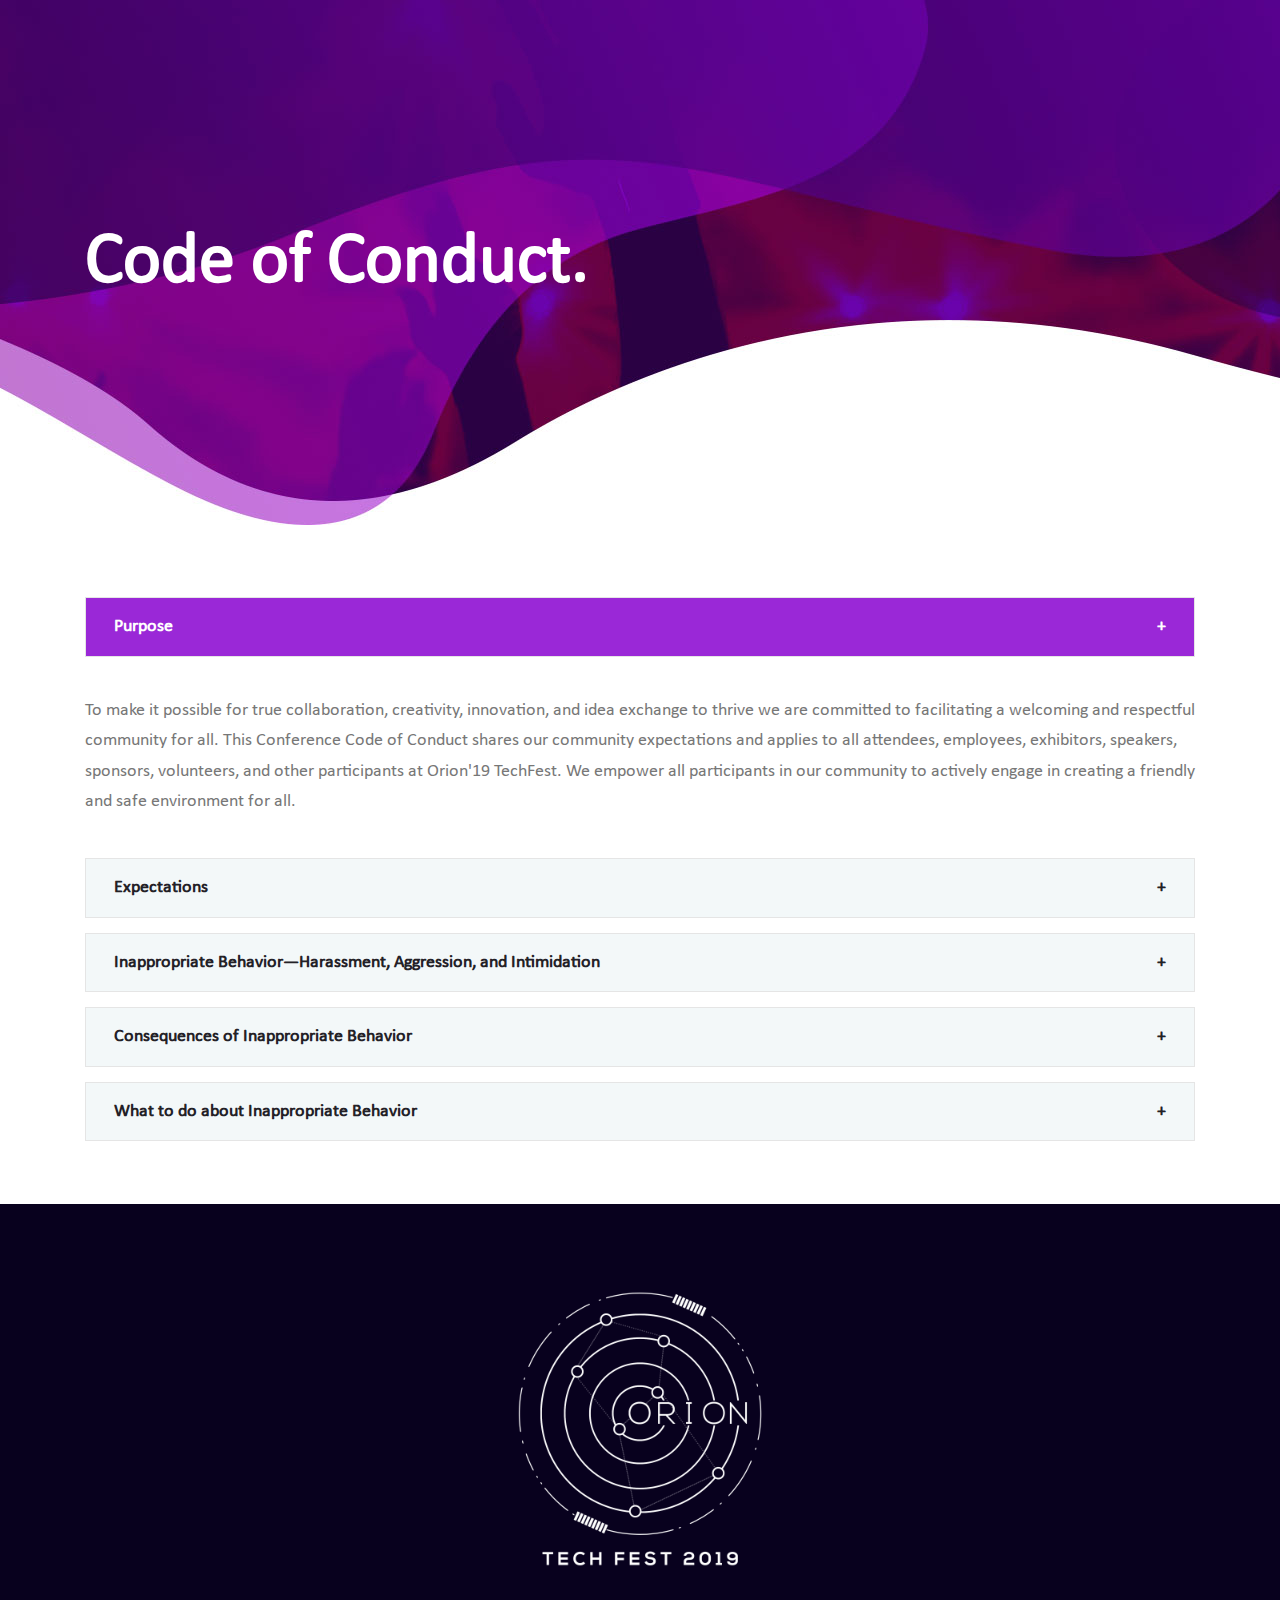
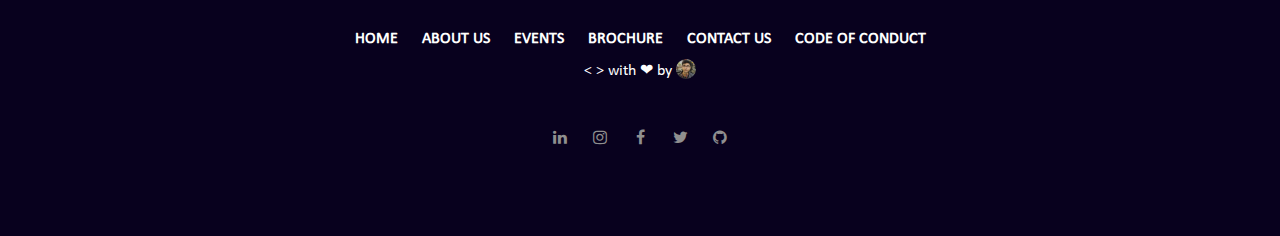
<file: coc.html>
<!DOCTYPE html>
<html lang="en">

<head>
    <title>Orion - Tech Fest 2019</title>
    <!-- Required meta tags -->
    <meta charset="utf-8">
    <meta name="viewport" content="width=device-width, initial-scale=1, shrink-to-fit=no">
    <meta name="description"
        content="Orion has emerged as TIET's own Science and Technology Festival, an amalgamation of scientificthinking and innovation. It has been built with an aim to enhance the technical culture and to empower the technological spirit in the campus.">
    <meta name="author" content="Shivam Goyal">
    <meta name="keywords" content="ShivamGoyal1899, Orion, Tech Fest, Thapar, TIET, Technology">
    <!-- Bootstrap CSS -->
    <link rel="stylesheet" href="css/bootstrap.min.css">
    <!-- FontAwesome CSS -->
    <link rel="stylesheet" href="css/font-awesome.min.css">
    <!-- Swiper CSS -->
    <link rel="stylesheet" href="css/swiper.min.css">
    <!-- Styles -->
    <link rel="stylesheet" href="style.css">
    <link rel="icon" type="image/png" href="images/logo_black.jpg">
    <script src="js/custom.js"></script>
    <!-- Global site tag (gtag.js) - Google Analytics -->
    <script async src="https://www.googletagmanager.com/gtag/js?id=UA-111937096-5"></script>
    <script>
        window.dataLayer = window.dataLayer || [];

        function gtag() {
            dataLayer.push(arguments);
        }
        gtag('js', new Date());
        gtag('config', 'UA-111937096-5');
    </script>
</head>

<body class="single-event-page">
    <header class="site-header">

        <div class="page-header single-event-page-header">
            <div class="container">
                <div class="row">
                    <div class="col-12">
                        <header class="entry-header">
                            <h1 class="entry-title">Code of Conduct.</h1>
                        </header>
                    </div>
                </div>
            </div>
        </div>
    </header><!-- .site-header -->

    <div class="container">

            <br />
            <br />
            <br />
            <div class="row">
            <div class="col-12">
                <div class="accordion-wrap type-accordion">
                    <h3 class="entry-title flex justify-content-between align-items-center active">Purpose<span
                            class="arrow-d"></span></h3>

                    <div class="entry-content accordion-active" style="display: block;">
                        <p>To make it possible for true collaboration, creativity, innovation, and idea exchange to
                            thrive we are committed to facilitating a welcoming and respectful community for all.
                            This Conference Code of Conduct shares our community expectations and applies to all
                            attendees, employees, exhibitors, speakers, sponsors, volunteers, and other participants
                            at Orion'19 TechFest. We empower all participants in our community to actively engage in
                            creating a friendly and safe environment for all.</p>
                    </div>

                    <h3 class="entry-title flex justify-content-between align-items-center">Expectations<span
                            class="arrow-r"></span></h3>

                    <div class="entry-content" style="display: none;">
                        <p>
                            <li> Be kind and considerate. Respect personal space and common courtesy rules for
                                personal interaction.</li>
                            <li> Be mindful of others around you to ensure a great experience for your fellow
                                participants.</li>
                            <li> Refrain from displaying any demeaning, harassing, aggressive, or intimidating
                                materials or behavior.</li>
                            <li> Dress and behave in a professional manner.</li>
                            <li> Do not damage private or communal property.</li>
                            <li> Obey the rules and regulations of the venue.</li>
                            <li> Promptly report any behavior that makes you or others feel uncomfortable to a NWA
                                TechFest representative.</li>
                        </p>
                    </div>

                    <h3 class="entry-title flex justify-content-between align-items-center">Inappropriate
                        Behavior—Harassment, Aggression, and Intimidation<span class="arrow-r"></span></h3>

                    <div class="entry-content" style="display: none;">
                        <p>
                            <li>Harassment, aggression, and intimidation are hurtful and interfere with other
                                people’s experience and participation in our community. These behaviors are
                                inappropriate and unacceptable.</li>
                            <li>These behaviors can be related to, but not limited to: race, color, creed, gender
                                (including pregnancy, perceived pregnancy, childbirth, breastfeeding, or related
                                medical conditions), gender identity, religion (including religious dress and
                                grooming), marital status, domestic partner status, genetic information, age,
                                national origin or ancestry, military or veteran status, sexual orientation,
                                physical or mental disability, or any other basis protected by federal, state, or
                                local laws.</li>
                            <li>Inappropriate behavior can take many forms such as slurs; jokes; derogatory
                                statements; foul or obscene language; offensive clothing; leering; stalking;
                                staring; gestures; pictures, drawings or cartoons; violating personal space by
                                impeding or blocking another person's movement or otherwise physically interfering
                                with them; harassing photography or recordings; unwanted or offensive letters or
                                poems; offensive email or voicemail messages; or social media postings.</li>
                        </p>
                    </div>

                    <h3 class="entry-title flex justify-content-between align-items-center">Consequences of
                        Inappropriate Behavior<span class="arrow-r"></span></h3>

                    <div class="entry-content" style="display: none;">
                        <p>
                            Inappropriate behavior will not be tolerated. If asked to stop behaving inappropriately, you
                            should comply immediately.
                            <li>Orion'19 TechFest reserves the right to refuse entry to or
                                remove any party from the
                                event at any time. All determinations are at the sole discretion of Orion'19
                                TechFest and decisions of Orion'19 TechFest representatives are final.</li>
                            <li> Severe breaches of this Conference Code of Conduct may result in banning from
                                participating in future events</li>
                            <li> Individuals expelled due to violating this Conference Code of Conduct will not be
                                eligible for a refund.</li>
                        </p>
                    </div>

                    <h3 class="entry-title flex justify-content-between align-items-center">What to do about
                        Inappropriate Behavior<span class="arrow-r"></span></h3>

                    <div class="entry-content" style="display: none;">
                        <p>If you witness or are subjected to inappropriate behavior or have any other concerns,
                            notify an Orion'19 TechFest representative as soon as possible.
                            <br />
                            If you have questions regarding this Conference Code of Conduct or its implementation,
                            please contact us through the email
                            <a href="mailto:orion@thapar.edu" style="color: black">orion@thapar.edu</a></p>
                    </div>
                </div>
            </div>
        </div>
        <br />
        <br />
    </div>

    <footer class="site-footer">
        <div class="container">
            <div class="row">
                <div class="col-12">
                    <figure class="footer-logo">
                        <img src="images/logo_white.png" alt="ORION'19">
                    </figure>
                    <nav class="footer-navigation">
                        <ul class="flex flex-wrap justify-content-center align-items-center">
                            <li><a href="index.html#">Home</a></li>
                            <li><a href="index.html#about">About us</a></li>
                            <li><a href="index.html#events">Events</a></li>
                            <li><a href="index.html#brochure">Brochure</a></li>
                            <li><a href="index.html#contact">Contact Us</a></li>
                            <li><a href="coc.html">Code of Conduct</a></li>
                        </ul>
                    </nav>
                    <div class="credits">
                        <a href="https://shivamgoyal.co" target="_blank" style="color: #fff"
                            data-magic-cursor="link-small">&lt; &gt; with ❤ by <img src="images/shivamgoyal.jpg"
                                style="border-radius: 50%; height: 20px; vertical-align: top;"></a> </div>
                    <div class="footer-social">
                        <ul class="flex flex-wrap justify-content-center align-items-center">
                            <li><a href="https://www.linkedin.com/company/oriontiet/"><i class="fa fa-linkedin"></i></a>
                            </li>
                            <li><a href="https://www.instagram.com/oriontiet/"><i class="fa fa-instagram"></i></a></li>
                            <li><a href="https://www.facebook.com/oriontiet/"><i class="fa fa-facebook"></i></a></li>
                            <li><a href="https://twitter.com/OrionTiet/"><i class="fa fa-twitter"></i></a></li>
                            <li><a href="https://github.com/ShivamGoyal1899/ResourcesOrionTIET"><i
                                        class="fa fa-github"></i></a></li>
                        </ul>
                    </div>
                </div>
            </div>
        </div>
    </footer>

    <div class="back-to-top flex justify-content-center align-items-center">
        <span><svg viewBox="0 0 1792 1792" xmlns="http://www.w3.org/2000/svg">
                <path
                    d="M1395 1184q0 13-10 23l-50 50q-10 10-23 10t-23-10l-393-393-393 393q-10 10-23 10t-23-10l-50-50q-10-10-10-23t10-23l466-466q10-10 23-10t23 10l466 466q10 10 10 23z" />
            </svg></span>
    </div>

    <script type='text/javascript' src='js/jquery.js'></script>
    <script type='text/javascript' src='js/masonry.pkgd.min.js'></script>
    <script type='text/javascript' src='js/jquery.collapsible.min.js'></script>
    <script type='text/javascript' src='js/swiper.min.js'></script>
    <script type='text/javascript' src='js/jquery.countdown.min.js'></script>
    <script type='text/javascript' src='js/circle-progress.min.js'></script>
    <script type='text/javascript' src='js/jquery.countTo.min.js'></script>
    <script type='text/javascript' src='js/custom.js'></script>

</body>

</html>
</file>
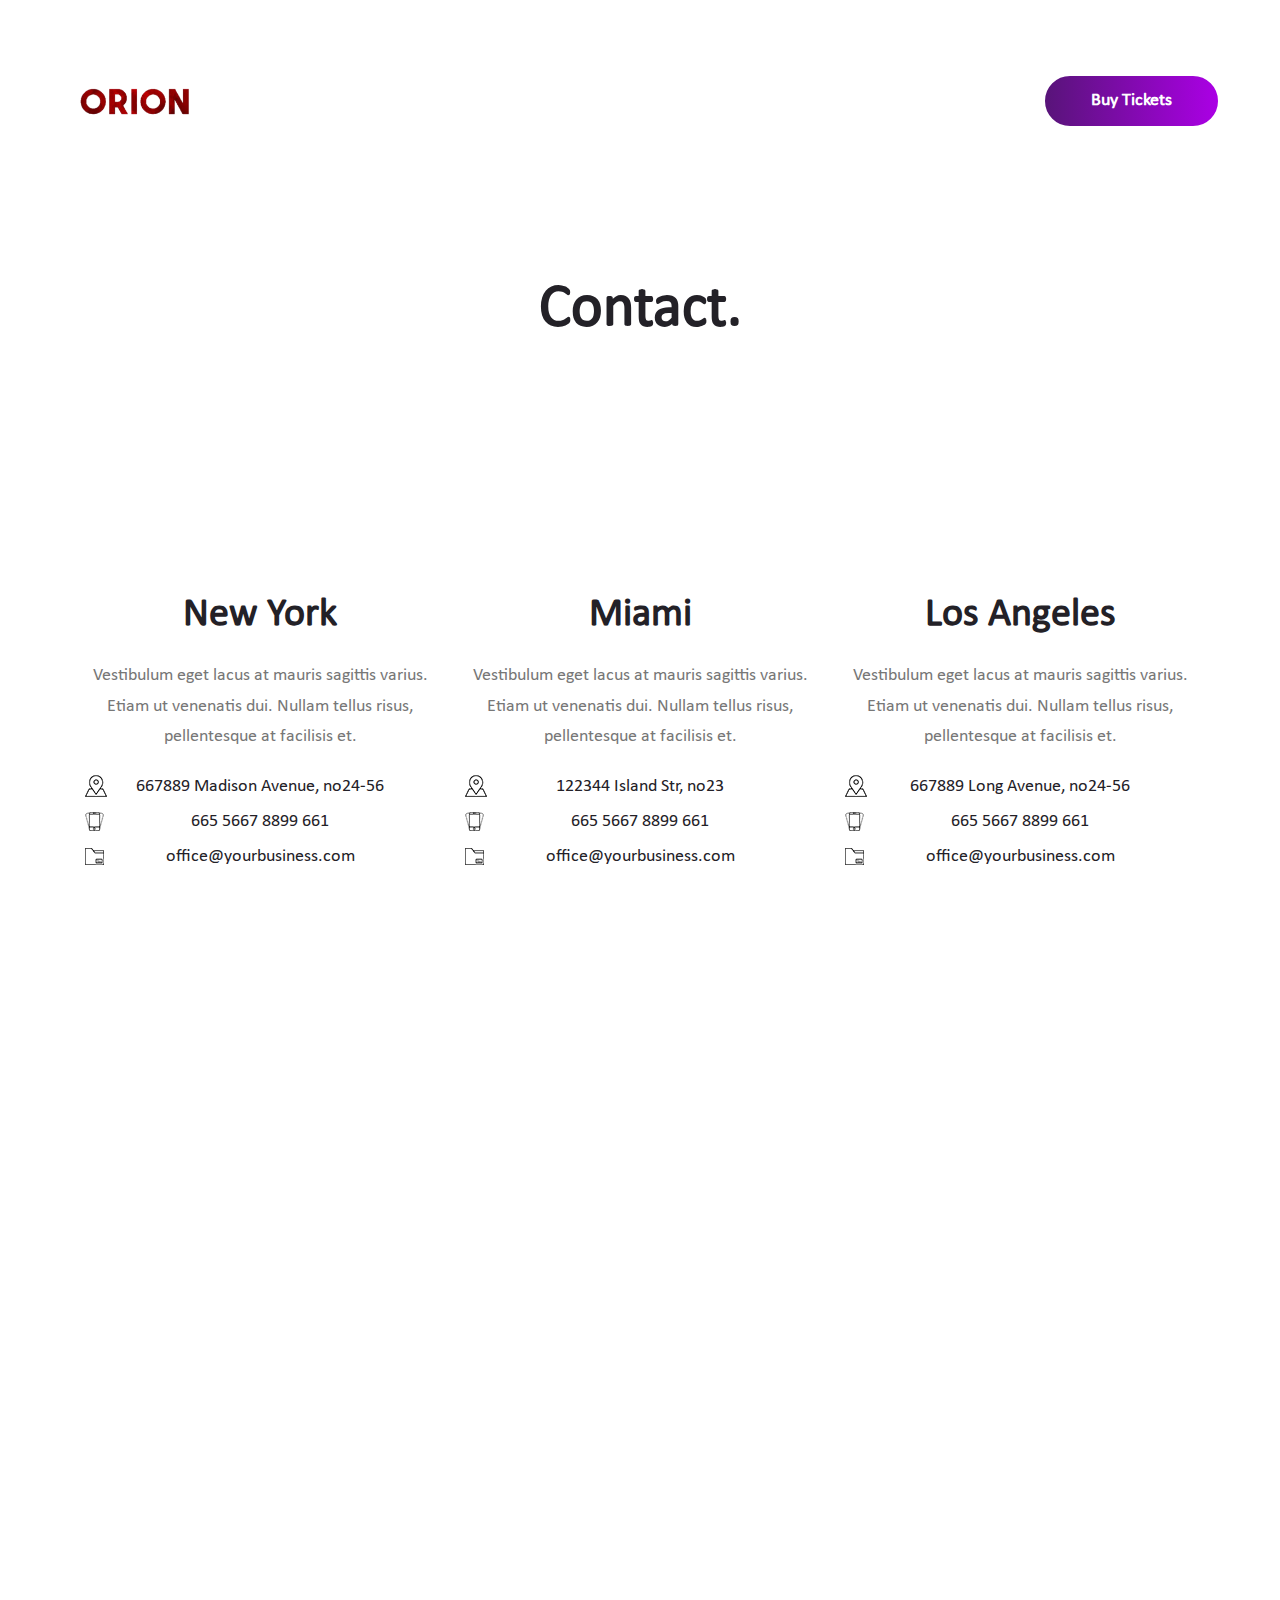
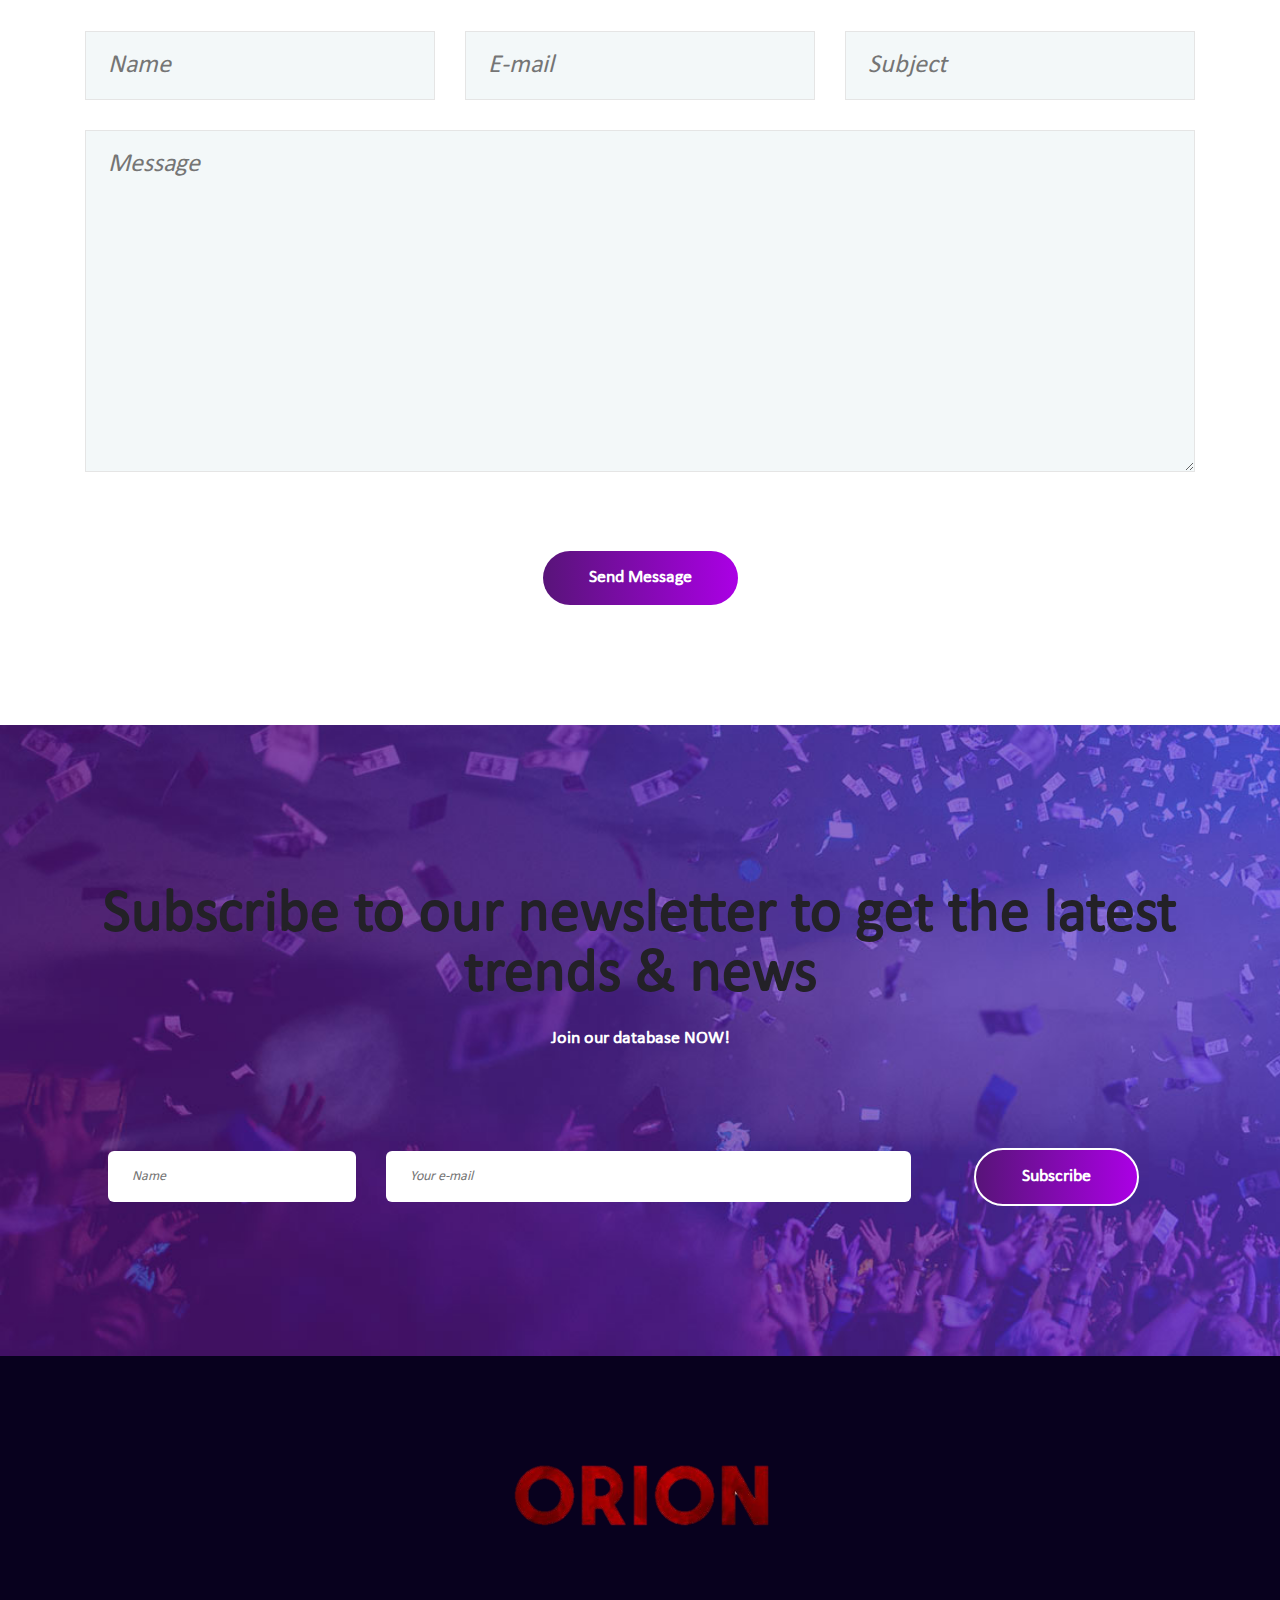
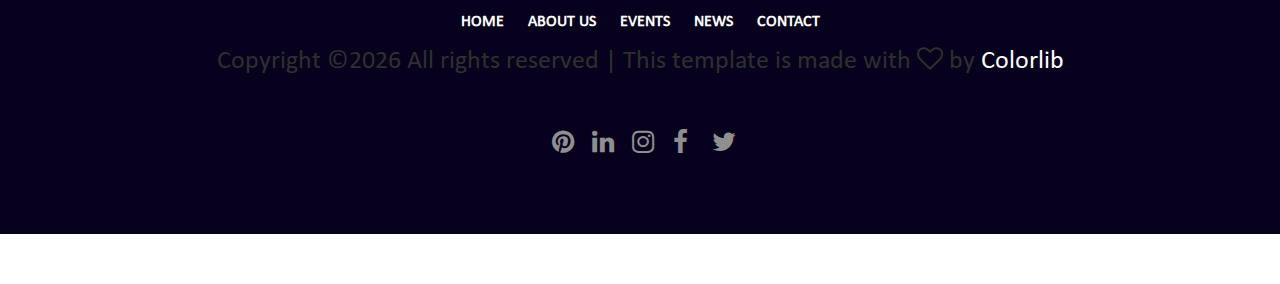
<file: contact.html>
<!DOCTYPE html>
<html lang="en">
<head>
    <title>Hello World</title>

    <!-- Required meta tags -->
    <meta charset="utf-8">
    <meta name="viewport" content="width=device-width, initial-scale=1, shrink-to-fit=no">

    <!-- Bootstrap CSS -->
    <link rel="stylesheet" href="css/bootstrap.min.css">

    <!-- FontAwesome CSS -->
    <link rel="stylesheet" href="css/font-awesome.min.css">

    <!-- Swiper CSS -->
    <link rel="stylesheet" href="css/swiper.min.css">

    <!-- Styles -->
    <link rel="stylesheet" href="style.css">
</head>
<body class="contact-page">
<header class="site-header">
    <div class="header-bar">
        <div class="container-fluid">
            <div class="row align-items-center">
                <div class="col-10 col-lg-2 order-lg-1">
                    <div class="site-branding">
                        <div class="site-title">
                            <a href="#"><img src="images/logo.png" alt="logo"></a>
                        </div><!-- .site-title -->
                    </div><!-- .site-branding -->
                </div><!-- .col -->

                <div class="col-2 col-lg-7 order-3 order-lg-2">
                    <nav class="site-navigation">
                        <div class="hamburger-menu d-lg-none">
                            <span></span>
                            <span></span>
                            <span></span>
                            <span></span>
                        </div><!-- .hamburger-menu -->

                        <ul>
                            <li><a href="#">Home</a></li>
                            <li><a href="#">About us</a></li>
                            <li><a href="#">Events</a></li>
                            <li><a href="#">News</a></li>
                            <li><a href="#">Contact</a></li>
                        </ul>
                    </nav><!-- .site-navigation -->
                </div><!-- .col -->

                <div class="col-lg-3 d-none d-lg-block order-2 order-lg-3">
                    <div class="buy-tickets">
                        <a class="btn gradient-bg" href="#">Buy Tickets</a>
                    </div><!-- .buy-tickets -->
                </div><!-- .col -->
            </div><!-- .row -->
        </div><!-- .container-fluid -->
    </div><!-- .header-bar -->

    <div class="page-header contact-page-header">
        <div class="container">
            <div class="row">
                <div class="col-12">
                    <header class="entry-header">
                        <h1 class="entry-title">Contact.</h1>
                    </header>
                </div>
            </div>
        </div>
    </div>
</header><!-- .site-header -->

<div class="container">
    <div class="row">
        <div class="col-12 col-md-6 col-lg-4">
            <div class="contact-location-details">
                <h2 class="entry-title">New York</h2>

                <div class="entry-content">
                    <p>Vestibulum eget lacus at mauris sagittis varius. Etiam ut venenatis dui. Nullam tellus risus, pellentesque at facilisis et.</p>
                </div>

                <footer class="entry-footer">
                    <ul>
                        <li class="contact-address">667889 Madison Avenue, no24-56</li>
                        <li class="contact-number">665 5667 8899 661</li>
                        <li class="contact-email"><a href="#">office@yourbusiness.com</a></li>
                    </ul>
                </footer>
            </div>
        </div>

        <div class="col-12 col-md-6 col-lg-4">
            <div class="contact-location-details">
                <h2 class="entry-title">Miami</h2>

                <div class="entry-content">
                    <p>Vestibulum eget lacus at mauris sagittis varius. Etiam ut venenatis dui. Nullam tellus risus, pellentesque at facilisis et.</p>
                </div>

                <footer class="entry-footer">
                    <ul>
                        <li class="contact-address">122344 Island Str, no23</li>
                        <li class="contact-number">665 5667 8899 661</li>
                        <li class="contact-email"><a href="#">office@yourbusiness.com</a></li>
                    </ul>
                </footer>
            </div>
        </div>

        <div class="col-12 col-md-6 col-lg-4">
            <div class="contact-location-details">
                <h2 class="entry-title">Los Angeles</h2>

                <div class="entry-content">
                    <p>Vestibulum eget lacus at mauris sagittis varius. Etiam ut venenatis dui. Nullam tellus risus, pellentesque at facilisis et.</p>
                </div>

                <footer class="entry-footer">
                    <ul>
                        <li class="contact-address">667889 Long Avenue, no24-56</li>
                        <li class="contact-number">665 5667 8899 661</li>
                        <li class="contact-email"><a href="#">office@yourbusiness.com</a></li>
                    </ul>
                </footer>
            </div>
        </div>
    </div>
</div>

<div class="contact-page-map">
    <iframe id="gmap_canvas" src="https://maps.google.com/maps?q=university of san francisco&t=&z=15&ie=UTF8&iwloc=&output=embed" frameborder="0" scrolling="no" marginheight="0" marginwidth="0"></iframe>
</div>

<div class="container">
    <div class="row">
        <div class="col-12">
            <div class="contact-form">
                <form class="row">
                    <div class="col-12 col-md-4"><input type="text" placeholder="Name"></div>
                    <div class="col-12 col-md-4"><input type="email" placeholder="E-mail"></div>
                    <div class="col-12 col-md-4"><input type="text" placeholder="Subject"></div>
                    <div class="col-12"><textarea placeholder="Message" rows="8"></textarea></div>
                    <div class="col-12 flex justify-content-center"><input class="btn gradient-bg" type="submit" value="Send Message"></div>
                </form>
            </div>
        </div>
    </div>
</div>

<div class="newsletter-subscribe">
    <div class="container">
        <div class="row">
            <div class="col-12">
                <header class="entry-header">
                    <h2 class="entry-title">Subscribe to our newsletter to get the latest trends & news</h2>
                    <p>Join our database NOW!</p>
                </header>

                <div class="newsletter-form">
                    <form class="flex flex-wrap justify-content-center align-items-center">
                        <div class="col-md-12 col-lg-3">
                            <input type="text" placeholder="Name">
                        </div>

                        <div class="col-md-12 col-lg-6">
                            <input type="email" placeholder="Your e-mail">
                        </div>

                        <div class="col-md-12 col-lg-3">
                            <input class="btn gradient-bg" type="submit" value="Subscribe">
                        </div>
                    </form>
                </div>
            </div>
        </div>
    </div>
</div>

<footer class="site-footer">
    <div class="container">
        <div class="row">
            <div class="col-12">
                <figure class="footer-logo">
                    <a href="#"><img src="images/logo.png" alt="logo"></a>
                </figure>

                <nav class="footer-navigation">
                    <ul class="flex flex-wrap justify-content-center align-items-center">
                        <li><a href="#">Home</a></li>
                        <li><a href="#">About us</a></li>
                        <li><a href="#">Events</a></li>
                        <li><a href="#">News</a></li>
                        <li><a href="#">Contact</a></li>
                    </ul>
                </nav>

                <!-- Link back to Colorlib can't be removed. Template is licensed under CC BY 3.0. -->
Copyright &copy;<script>document.write(new Date().getFullYear());</script> All rights reserved | This template is made with <i class="fa fa-heart-o" aria-hidden="true"></i> by <a href="https://colorlib.com" target="_blank">Colorlib</a>
<!-- Link back to Colorlib can't be removed. Template is licensed under CC BY 3.0. -->

                <div class="footer-social">
                    <ul class="flex flex-wrap justify-content-center align-items-center">
                        <li><a href="#"><i class="fa fa-pinterest"></i></a></li>
                        <li><a href="#"><i class="fa fa-linkedin"></i></a></li>
                        <li><a href="#"><i class="fa fa-instagram"></i></a></li>
                        <li><a href="#"><i class="fa fa-facebook"></i></a></li>
                        <li><a href="#"><i class="fa fa-twitter"></i></a></li>
                    </ul>
                </div>
            </div>
        </div>
    </div>
</footer>



<div class="back-to-top flex justify-content-center align-items-center">
    <span><svg viewBox="0 0 1792 1792" xmlns="http://www.w3.org/2000/svg"><path d="M1395 1184q0 13-10 23l-50 50q-10 10-23 10t-23-10l-393-393-393 393q-10 10-23 10t-23-10l-50-50q-10-10-10-23t10-23l466-466q10-10 23-10t23 10l466 466q10 10 10 23z"/></svg></span>
</div>

<script type='text/javascript' src='js/jquery.js'></script>
<script type='text/javascript' src='js/masonry.pkgd.min.js'></script>
<script type='text/javascript' src='js/jquery.collapsible.min.js'></script>
<script type='text/javascript' src='js/swiper.min.js'></script>
<script type='text/javascript' src='js/jquery.countdown.min.js'></script>
<script type='text/javascript' src='js/circle-progress.min.js'></script>
<script type='text/javascript' src='js/jquery.countTo.min.js'></script>
<script type='text/javascript' src='js/custom.js'></script>

</body>
</html>
</file>
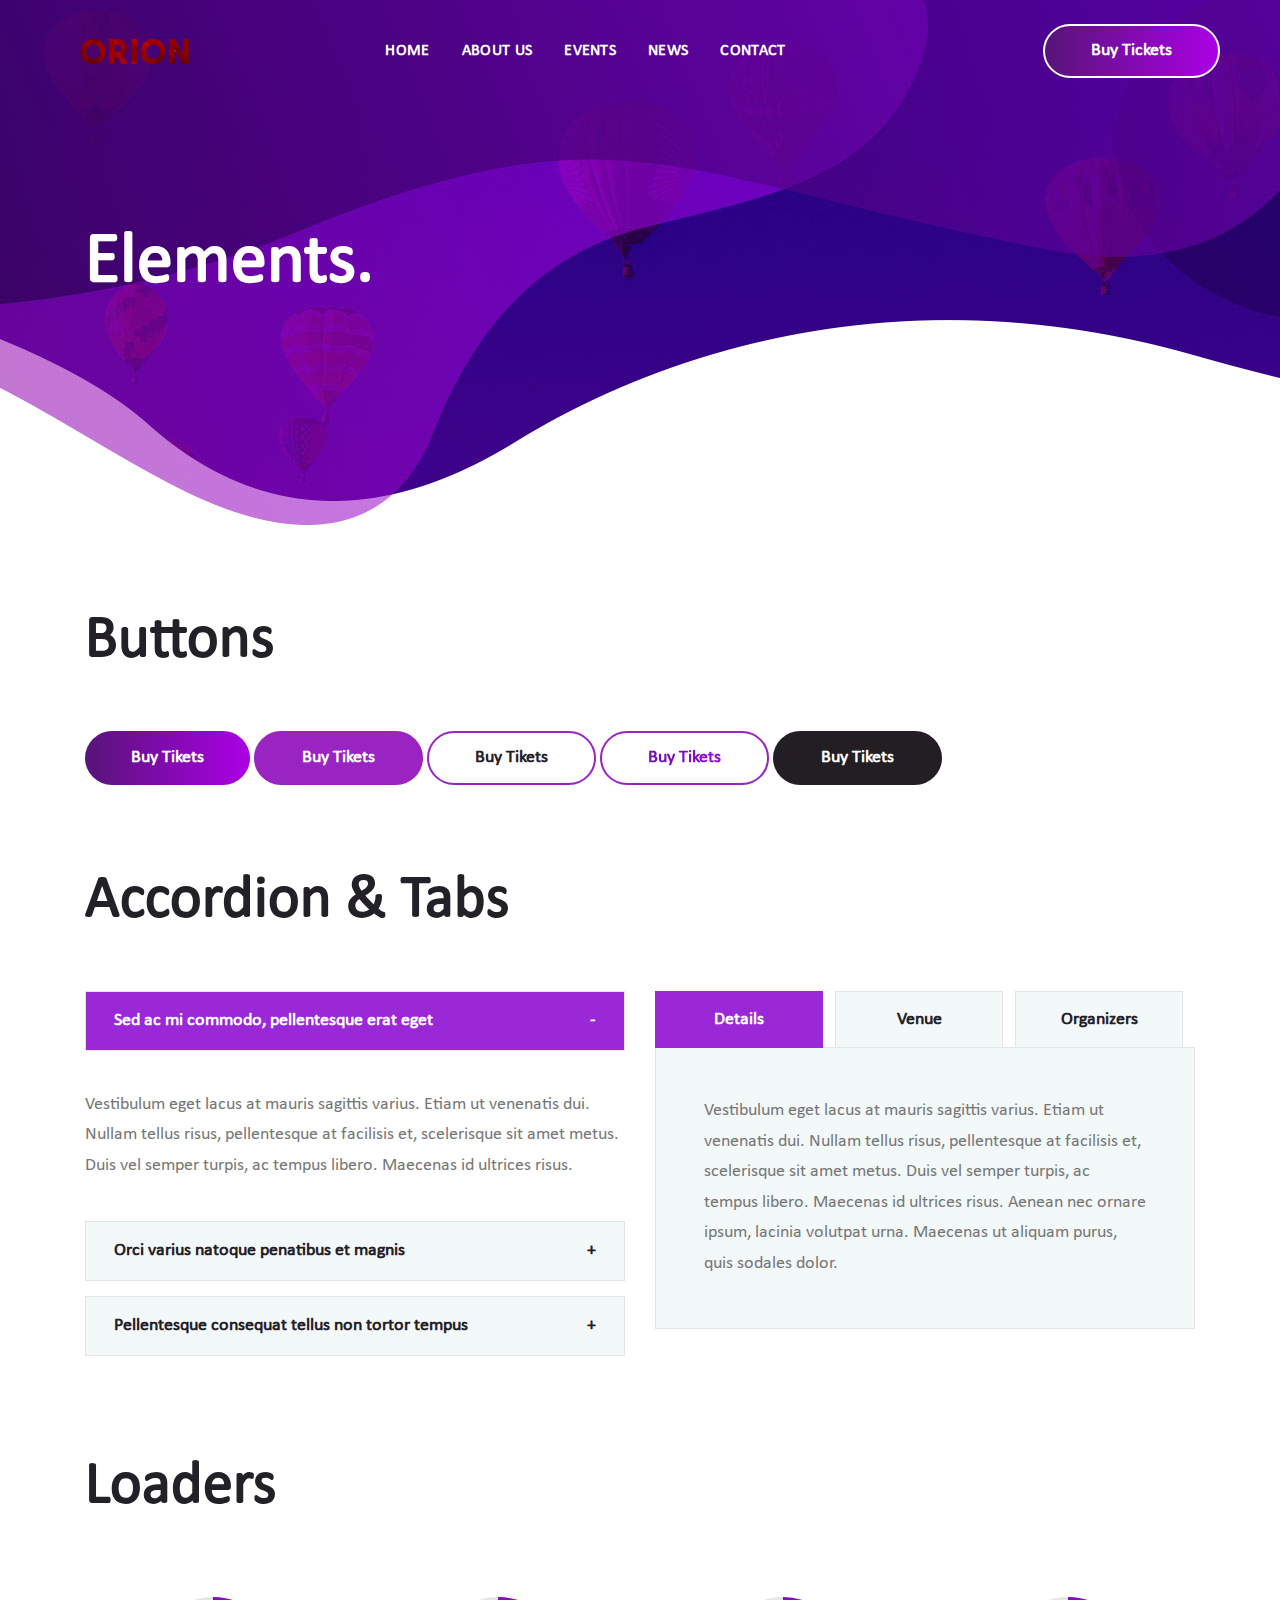
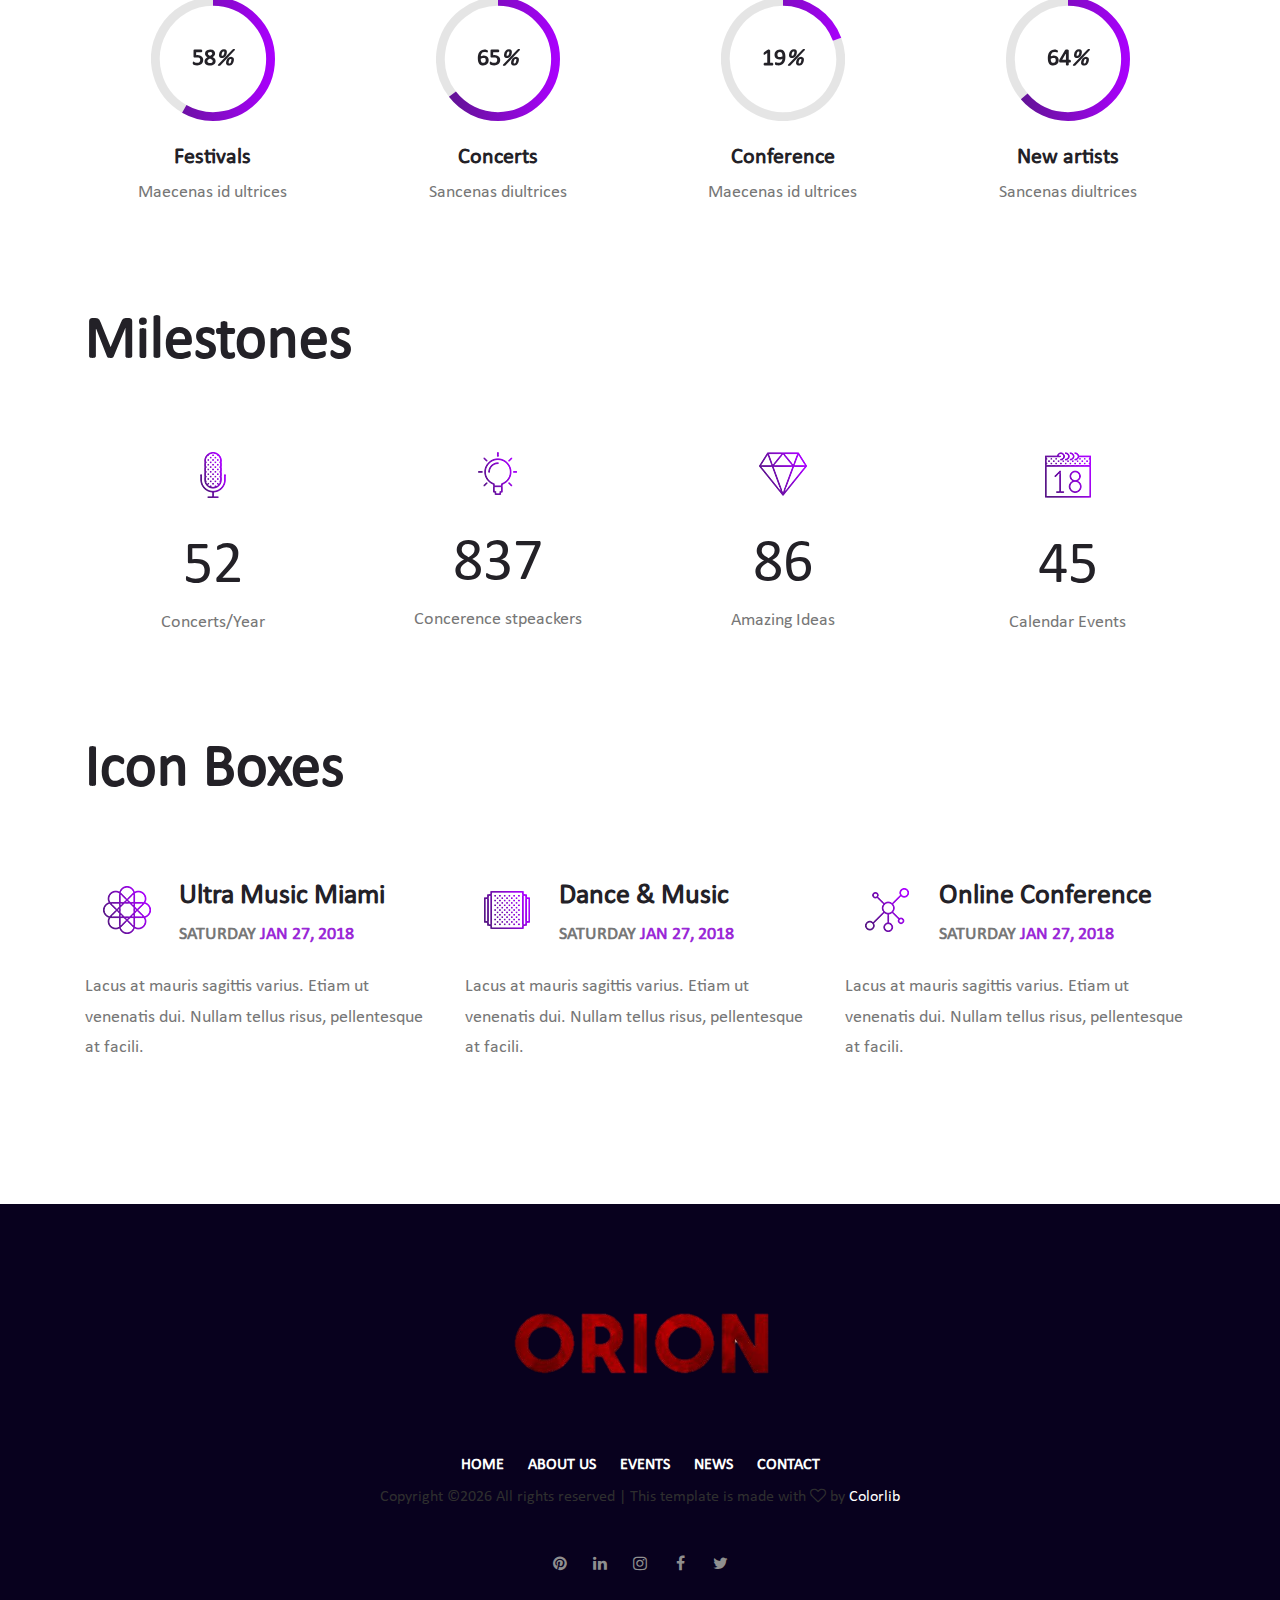
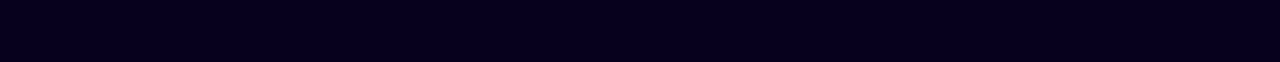
<file: elements.html>
<!DOCTYPE html>
<html lang="en">
<head>
    <title>Hello World</title>

    <!-- Required meta tags -->
    <meta charset="utf-8">
    <meta name="viewport" content="width=device-width, initial-scale=1, shrink-to-fit=no">

    <!-- Bootstrap CSS -->
    <link rel="stylesheet" href="css/bootstrap.min.css">

    <!-- FontAwesome CSS -->
    <link rel="stylesheet" href="css/font-awesome.min.css">

    <!-- Swiper CSS -->
    <link rel="stylesheet" href="css/swiper.min.css">

    <!-- Styles -->
    <link rel="stylesheet" href="style.css">
</head>
<body class="elements-page">

<header class="site-header">
    <div class="header-bar">
        <div class="container-fluid">
            <div class="row align-items-center">
                <div class="col-10 col-lg-2 order-lg-1">
                    <div class="site-branding">
                        <div class="site-title">
                            <a href="#"><img src="images/logo.png" alt="logo"></a>
                        </div><!-- .site-title -->
                    </div><!-- .site-branding -->
                </div><!-- .col -->

                <div class="col-2 col-lg-7 order-3 order-lg-2">
                    <nav class="site-navigation">
                        <div class="hamburger-menu d-lg-none">
                            <span></span>
                            <span></span>
                            <span></span>
                            <span></span>
                        </div><!-- .hamburger-menu -->

                        <ul>
                            <li><a href="#">Home</a></li>
                            <li><a href="#">About us</a></li>
                            <li><a href="#">Events</a></li>
                            <li><a href="#">News</a></li>
                            <li><a href="#">Contact</a></li>
                        </ul>
                    </nav><!-- .site-navigation -->
                </div><!-- .col -->

                <div class="col-lg-3 d-none d-lg-block order-2 order-lg-3">
                    <div class="buy-tickets">
                        <a class="btn gradient-bg" href="#">Buy Tickets</a>
                    </div><!-- .buy-tickets -->
                </div><!-- .col -->
            </div><!-- .row -->
        </div><!-- .container-fluid -->
    </div><!-- .header-bar -->

    <div class="page-header elements-page-header">
        <div class="container">
            <div class="row">
                <div class="col-12">
                    <header class="entry-header">
                        <h1 class="entry-title">Elements.</h1>
                    </header>
                </div>
            </div>
        </div>
    </div>
</header><!-- .site-header -->

<div class="container">
    <div class="row elements-wrap">
        <div class="col-12">
            <header class="entry-header elements-heading">
                <h2 class="entry-title">Buttons</h2>
            </header>

            <div class="entry-content elements-container">
                <a href="#" class="btn gradient-bg">Buy Tikets</a>
                <a href="#" class="btn dark-purple">Buy Tikets</a>
                <a href="#" class="btn">Buy Tikets</a>
                <a href="#" class="btn gradient">Buy Tikets</a>
                <a href="#" class="btn dark">Buy Tikets</a>
            </div>
        </div>
    </div>

    <div class="row elements-wrap">
        <div class="col-12">
            <header class="entry-header elements-heading">
                <h2 class="entry-title">Accordion & Tabs</h2>
            </header>

            <div class="entry-content elements-container">
                <div class="row">
                    <div class="col-12 col-md-6">
                        <div class="accordion-wrap type-accordion">
                            <h3 class="entry-title flex justify-content-between align-items-center active">Sed ac mi commodo, pellentesque erat eget<span class="arrow-r"></span></h3>

                            <div class="entry-content">
                                <p>Vestibulum eget lacus at mauris sagittis varius. Etiam ut venenatis dui. Nullam tellus risus, pellentesque at facilisis et, scelerisque sit amet metus. Duis vel semper turpis, ac tempus libero. Maecenas id ultrices risus.</p>
                            </div>

                            <h3 class="entry-title flex justify-content-between align-items-center">Orci varius natoque penatibus et magnis<span class="arrow-r"></span></h3>

                            <div class="entry-content">
                                <p>Vestibulum eget lacus at mauris sagittis varius. Etiam ut venenatis dui. Nullam tellus risus, pellentesque at facilisis et, scelerisque sit amet metus. Duis vel semper turpis, ac tempus libero. Maecenas id ultrices risus.</p>
                            </div>

                            <h3 class="entry-title flex justify-content-between align-items-center">Pellentesque consequat tellus non tortor tempus<span class="arrow-r"></span></h3>

                            <div class="entry-content">
                                <p>Vestibulum eget lacus at mauris sagittis varius. Etiam ut venenatis dui. Nullam tellus risus, pellentesque at facilisis et, scelerisque sit amet metus. Duis vel semper turpis, ac tempus libero. Maecenas id ultrices risus.</p>
                            </div>
                        </div>
                    </div>

                    <div class="col-12 col-md-6">
                        <div class="tabs">
                            <ul class="tabs-nav flex">
                                <li class="tab-nav flex justify-content-center align-items-center" data-target="#tab_details">Details</li>
                                <li class="tab-nav flex justify-content-center align-items-center" data-target="#tab_venue">Venue</li>
                                <li class="tab-nav flex justify-content-center align-items-center" data-target="#tab_organizers">Organizers</li>
                            </ul>

                            <div class="tabs-container">
                                <div id="tab_details" class="tab-content">
                                    <p>Vestibulum eget lacus at mauris sagittis varius. Etiam ut venenatis dui. Nullam tellus risus, pellentesque at facilisis et, scelerisque sit amet metus. Duis vel semper turpis, ac tempus libero. Maecenas id ultrices risus. Aenean nec ornare ipsum, lacinia volutpat urna. Maecenas ut aliquam purus, quis sodales dolor.</p>
                                </div>

                                <div id="tab_venue" class="tab-content">
                                    <p>Nullam dictum felis eu pede mollis pretium. Integer tincidunt. Cras dapibus. Vivamus elementum semper nisi. Aenean vulputate eleifend tellus. Aenean leo ligula, porttitor eu, consequat vitae, eleifend ac, enim. Aliquam lorem ante, dapibus in, viverra quis, feugiat a, tellus. Phasellus viverra nulla ut metus varius laoreet. Quisque rutrum. Aenean imperdiet. Etiam ultricies nisi vel augue. Curabitur ullamcorper ultricies nisi. Nam eget dui.</p>
                                </div>

                                <div id="tab_organizers" class="tab-content">
                                    <p>Etiam rhoncus. Maecenas tempus, tellus eget condimentum rhoncus, sem quam semper libero, sit amet adipiscing sem neque sed ipsum. Nam quam nunc, blandit vel, luctus pulvinar, hendrerit id, lorem. Maecenas nec odio et ante tincidunt tempus. Donec vitae sapien ut libero venenatis faucibus. Nullam quis ante. Etiam sit amet orci eget eros faucibus tincidunt. Duis leo. Sed fringilla mauris sit amet nibh. Donec sodales sagittis magna.</p>
                                </div>
                            </div>
                        </div>
                    </div>
                </div>
            </div>
        </div>
    </div>

    <div class="row elements-wrap">
        <div class="col-12">
            <header class="entry-header elements-heading">
                <h2 class="entry-title">Loaders</h2>
            </header>

            <div class="entry-content elements-container">
                <div class="row">
                    <div class="col-12 col-sm-6 col-md-4 col-lg-3">
                        <div class="circular-progress-bar">
                            <div class="circle" id="festivals">
                                <strong></strong>
                            </div>

                            <h3 class="entry-title">Festivals</h3>
                            <p>Maecenas id ultrices</p>
                        </div>
                    </div>

                    <div class="col-12 col-sm-6 col-md-4 col-lg-3">
                        <div class="circular-progress-bar">
                            <div class="circle" id="concerts">
                                <strong></strong>
                            </div>

                            <h3 class="entry-title">Concerts</h3>
                            <p>Sancenas diultrices</p>
                        </div>
                    </div>

                    <div class="col-12 col-sm-6 col-md-4 col-lg-3">
                        <div class="circular-progress-bar">
                            <div class="circle" id="conference">
                                <strong></strong>
                            </div>

                            <h3 class="entry-title">Conference</h3>
                            <p>Maecenas id ultrices</p>
                        </div>
                    </div>

                    <div class="col-12 col-sm-6 col-md-4 col-lg-3">
                        <div class="circular-progress-bar">
                            <div class="circle" id="new_artists">
                                <strong></strong>
                            </div>

                            <h3 class="entry-title">New artists</h3>
                            <p>Sancenas diultrices</p>
                        </div>
                    </div>
                </div>
            </div>
        </div>
    </div>

    <div class="row elements-wrap">
        <div class="col-12">
            <header class="entry-header elements-heading">
                <h2 class="entry-title">Milestones</h2>
            </header>

            <div class="entry-content elements-container">
                <div class="row">
                    <div class="col-12 col-sm-6 col-md-4 col-lg-3">
                        <div class="counter-box">
                            <div class="flex justify-content-center align-items-center">
                                <img src="images/mic-icon.png" alt="">
                            </div>

                            <div class="entry-content">
                                <div class="start-counter" data-to="149" data-speed="2000">5555</div>

                                <h3 class="entry-title">Concerts/Year</h3>
                            </div>
                        </div>
                    </div>

                    <div class="col-12 col-sm-6 col-md-4 col-lg-3">
                        <div class="counter-box">
                            <div class="flex justify-content-center align-items-center">
                                <img src="images/bulb-icon.png" alt="">
                            </div>

                            <div class="entry-content">
                                <div class="start-counter" data-to="2391" data-speed="2000">5555</div>

                                <h3 class="entry-title">Concerence stpeackers</h3>
                            </div>
                        </div>
                    </div>

                    <div class="col-12 col-sm-6 col-md-4 col-lg-3">
                        <div class="counter-box">
                            <div class="flex justify-content-center align-items-center">
                                <img src="images/diomond-icon.png" alt="">
                            </div>

                            <div class="entry-content">
                                <div class="start-counter" data-to="245" data-speed="2000">5555</div>

                                <h3 class="entry-title">Amazing Ideas</h3>
                            </div>
                        </div>
                    </div>

                    <div class="col-12 col-sm-6 col-md-4 col-lg-3">
                        <div class="counter-box">
                            <div class="flex justify-content-center align-items-center">
                                <img src="images/calendar-icon.png" alt="">
                            </div>

                            <div class="entry-content">
                                <div class="start-counter" data-to="128" data-speed="2000">5555</div>

                                <h3 class="entry-title">Calendar Events</h3>
                            </div>
                        </div>
                    </div>
                </div>
            </div>
        </div>
    </div>

    <div class="row elements-wrap">
        <div class="col-12">
            <header class="entry-header elements-heading">
                <h2 class="entry-title">Icon Boxes</h2>
            </header>

            <div class="entry-content elements-container">
                <div class="row">
                    <div class="col-12 col-sm-6 col-md-4">
                        <div class="icon-box">
                            <div class="flex justify-content-between align-items-center">
                                <figure>
                                    <img src="images/icon-1.png" alt="">
                                </figure>

                                <header class="entry-header">
                                    <h3 class="entry-title">Ultra Music Miami</h3>

                                    <div class="date">Saturday <span>Jan 27, 2018</span></div>
                                </header>
                            </div>

                            <div class="entry-content">
                                <p>Lacus at mauris sagittis varius. Etiam ut venenatis dui. Nullam tellus risus, pellentesque at facili.</p>
                            </div>
                        </div>
                    </div>

                    <div class="col-12 col-sm-6 col-md-4">
                        <div class="icon-box">
                            <div class="flex justify-content-between align-items-center">
                                <figure>
                                    <img src="images/icon-2.png" alt="">
                                </figure>

                                <header class="entry-header">
                                    <h3 class="entry-title">Dance & Music</h3>

                                    <div class="date">Saturday <span>Jan 27, 2018</span></div>
                                </header>
                            </div>

                            <div class="entry-content">
                                <p>Lacus at mauris sagittis varius. Etiam ut venenatis dui. Nullam tellus risus, pellentesque at facili.</p>
                            </div>
                        </div>
                    </div>

                    <div class="col-12 col-sm-6 col-md-4">
                        <div class="icon-box">
                            <div class="flex justify-content-between align-items-center">
                                <figure>
                                    <img src="images/icon-3.png" alt="">
                                </figure>

                                <header class="entry-header">
                                    <h3 class="entry-title">Online Conference</h3>

                                    <div class="date">Saturday <span>Jan 27, 2018</span></div>
                                </header>
                            </div>

                            <div class="entry-content">
                                <p>Lacus at mauris sagittis varius. Etiam ut venenatis dui. Nullam tellus risus, pellentesque at facili.</p>
                            </div>
                        </div>
                    </div>
                </div>
            </div>
        </div>
    </div>
</div>

<div style="height: 120px"></div>

<footer class="site-footer">
    <div class="container">
        <div class="row">
            <div class="col-12">
                <figure class="footer-logo">
                    <a href="#"><img src="images/logo.png" alt="logo"></a>
                </figure>

                <nav class="footer-navigation">
                    <ul class="flex flex-wrap justify-content-center align-items-center">
                        <li><a href="#">Home</a></li>
                        <li><a href="#">About us</a></li>
                        <li><a href="#">Events</a></li>
                        <li><a href="#">News</a></li>
                        <li><a href="#">Contact</a></li>
                    </ul>
                </nav>

                <!-- Link back to Colorlib can't be removed. Template is licensed under CC BY 3.0. -->
Copyright &copy;<script>document.write(new Date().getFullYear());</script> All rights reserved | This template is made with <i class="fa fa-heart-o" aria-hidden="true"></i> by <a href="https://colorlib.com" target="_blank">Colorlib</a>
<!-- Link back to Colorlib can't be removed. Template is licensed under CC BY 3.0. -->

                <div class="footer-social">
                    <ul class="flex flex-wrap justify-content-center align-items-center">
                        <li><a href="#"><i class="fa fa-pinterest"></i></a></li>
                        <li><a href="#"><i class="fa fa-linkedin"></i></a></li>
                        <li><a href="#"><i class="fa fa-instagram"></i></a></li>
                        <li><a href="#"><i class="fa fa-facebook"></i></a></li>
                        <li><a href="#"><i class="fa fa-twitter"></i></a></li>
                    </ul>
                </div>
            </div>
        </div>
    </div>
</footer>

<div class="back-to-top flex justify-content-center align-items-center">
    <span><svg viewBox="0 0 1792 1792" xmlns="http://www.w3.org/2000/svg"><path d="M1395 1184q0 13-10 23l-50 50q-10 10-23 10t-23-10l-393-393-393 393q-10 10-23 10t-23-10l-50-50q-10-10-10-23t10-23l466-466q10-10 23-10t23 10l466 466q10 10 10 23z"/></svg></span>
</div>

<script type='text/javascript' src='js/jquery.js'></script>
<script type='text/javascript' src='js/masonry.pkgd.min.js'></script>
<script type='text/javascript' src='js/jquery.collapsible.min.js'></script>
<script type='text/javascript' src='js/swiper.min.js'></script>
<script type='text/javascript' src='js/jquery.countdown.min.js'></script>
<script type='text/javascript' src='js/circle-progress.min.js'></script>
<script type='text/javascript' src='js/jquery.countTo.min.js'></script>
<script type='text/javascript' src='js/custom.js'></script>

</body>
</html>
</file>
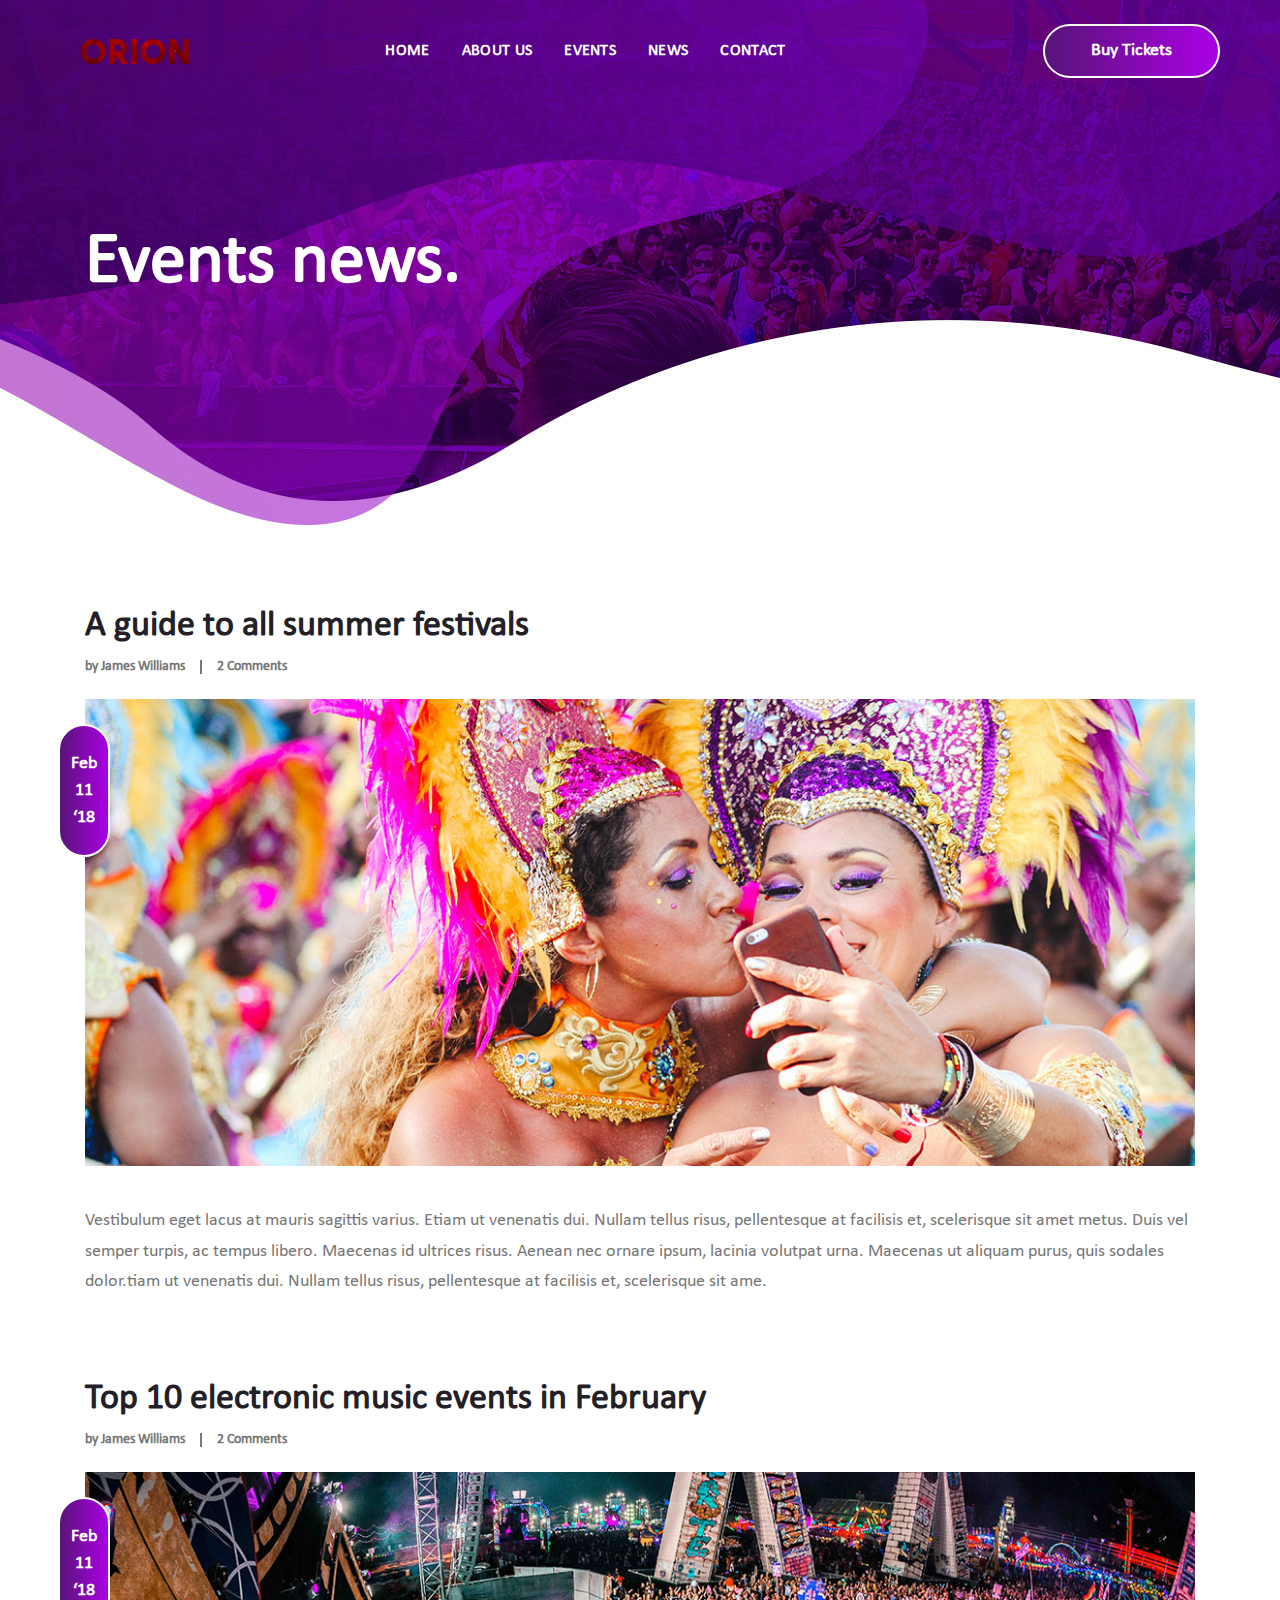
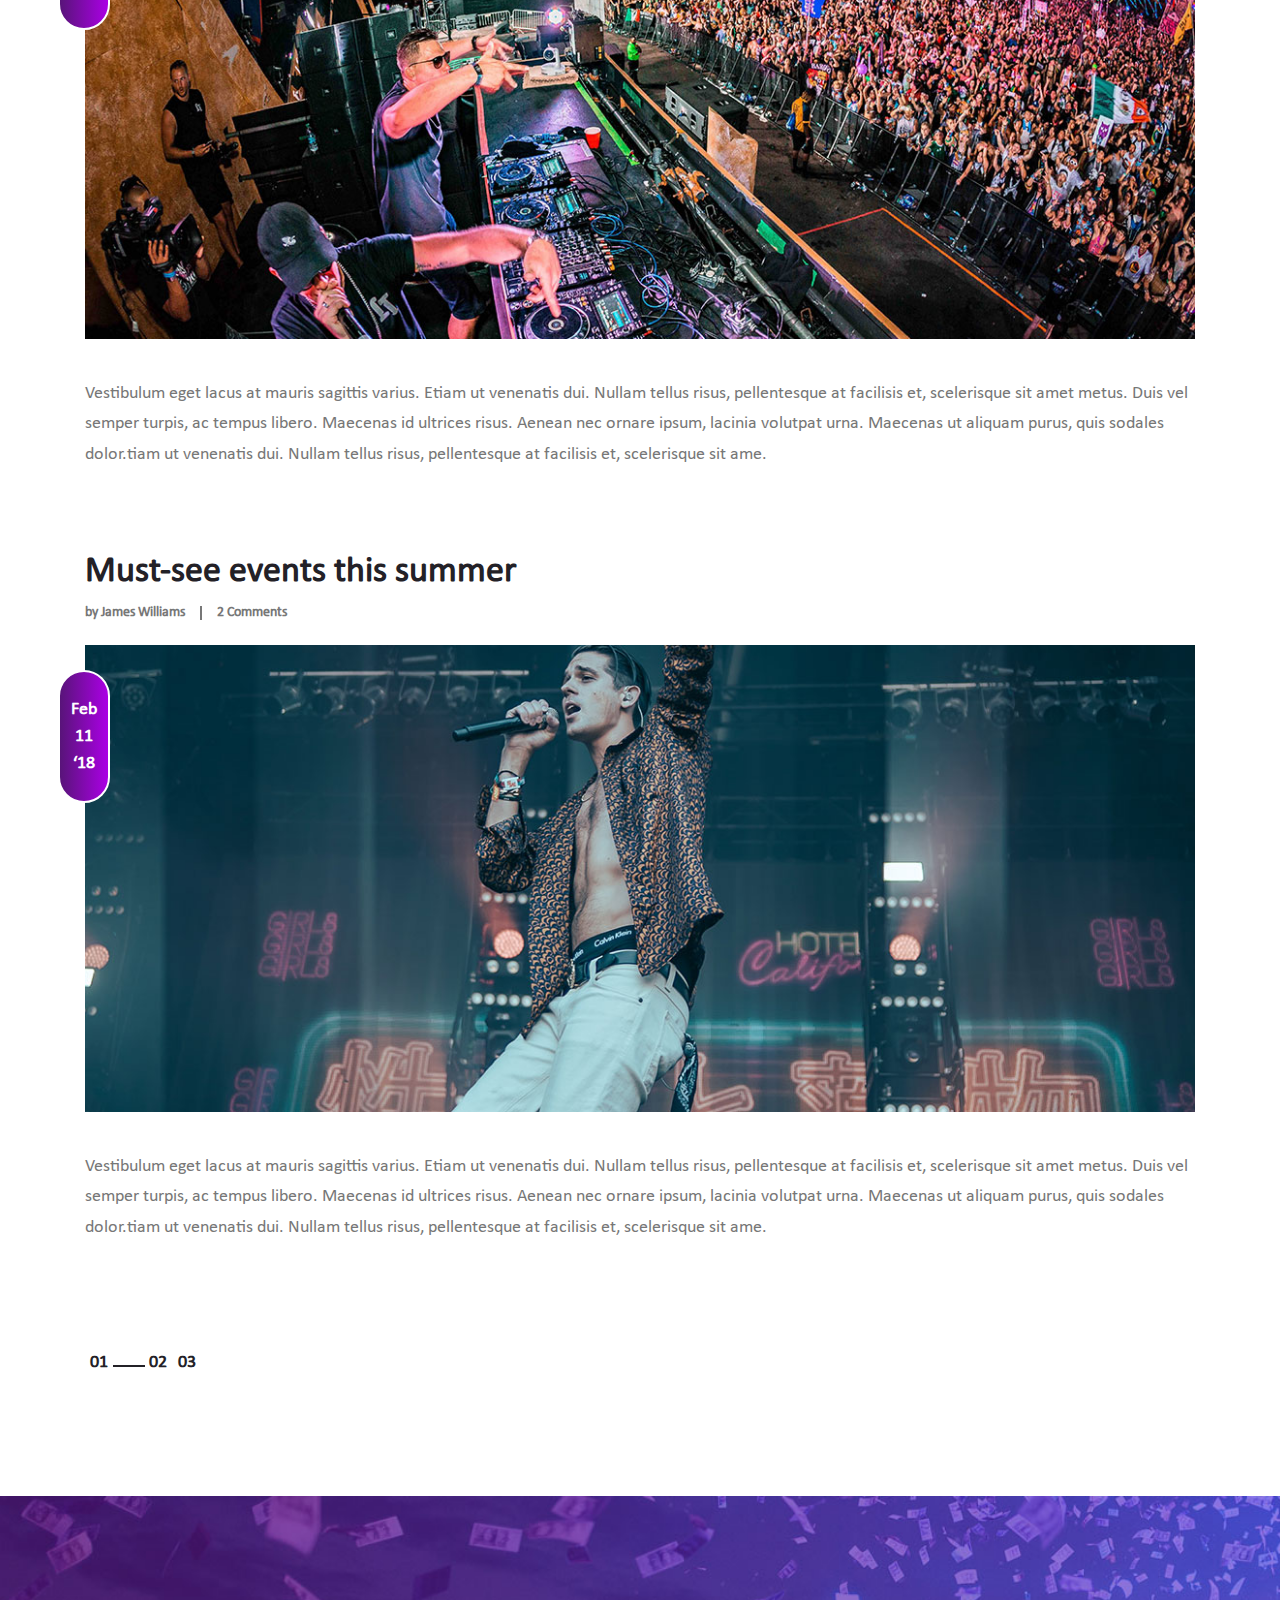
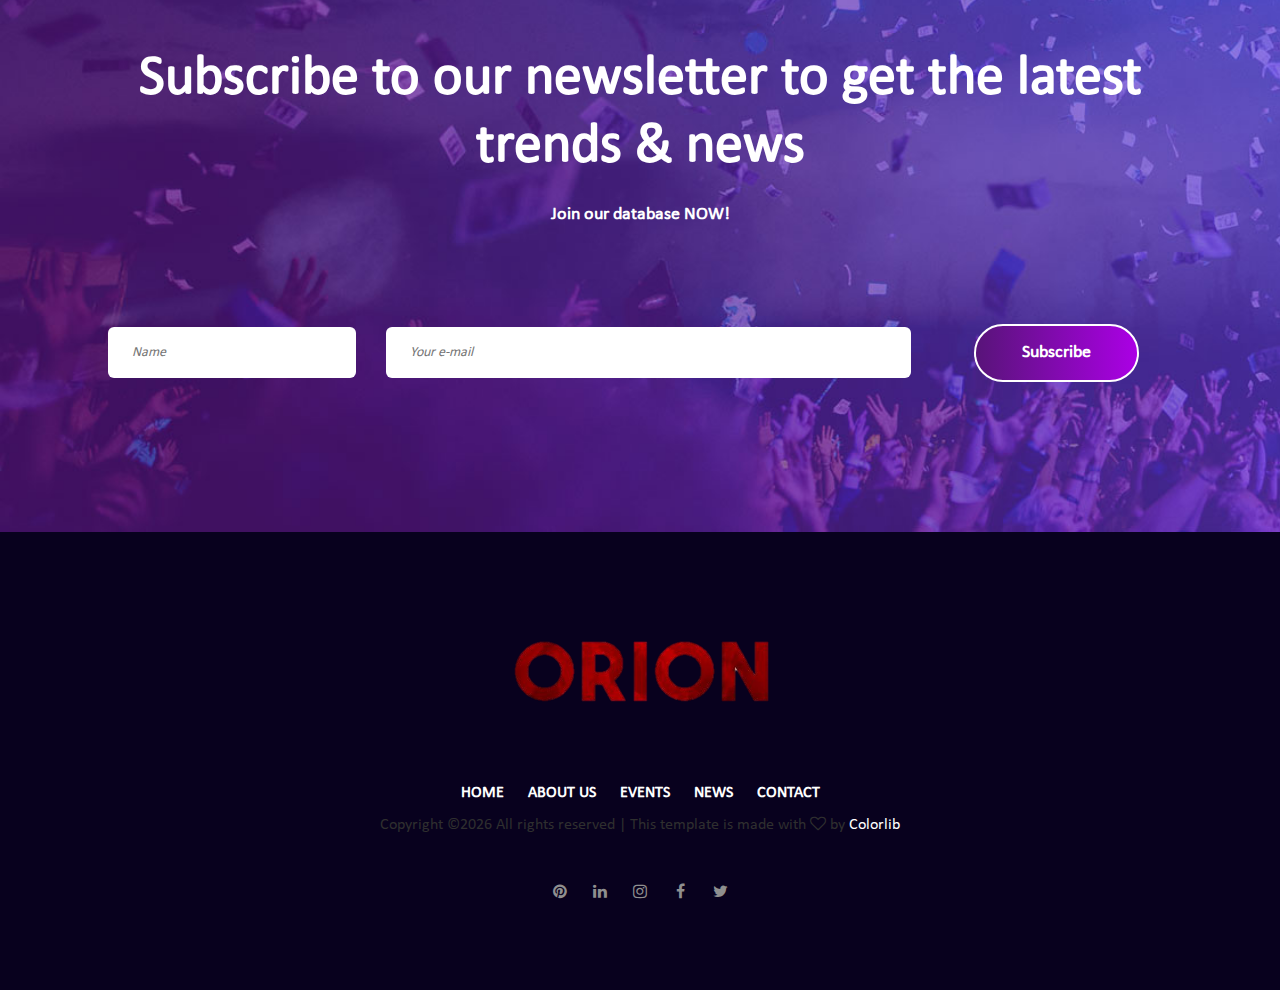
<file: events-news.html>
<!DOCTYPE html>
<html lang="en">
<head>
    <title>Hello World</title>

    <!-- Required meta tags -->
    <meta charset="utf-8">
    <meta name="viewport" content="width=device-width, initial-scale=1, shrink-to-fit=no">

    <!-- Bootstrap CSS -->
    <link rel="stylesheet" href="css/bootstrap.min.css">

    <!-- FontAwesome CSS -->
    <link rel="stylesheet" href="css/font-awesome.min.css">

    <!-- Swiper CSS -->
    <link rel="stylesheet" href="css/swiper.min.css">

    <!-- Styles -->
    <link rel="stylesheet" href="style.css">
</head>
<body class="events-news-page">
<header class="site-header">
    <div class="header-bar">
        <div class="container-fluid">
            <div class="row align-items-center">
                <div class="col-10 col-lg-2 order-lg-1">
                    <div class="site-branding">
                        <div class="site-title">
                            <a href="#"><img src="images/logo.png" alt="logo"></a>
                        </div><!-- .site-title -->
                    </div><!-- .site-branding -->
                </div><!-- .col -->

                <div class="col-2 col-lg-7 order-3 order-lg-2">
                    <nav class="site-navigation">
                        <div class="hamburger-menu d-lg-none">
                            <span></span>
                            <span></span>
                            <span></span>
                            <span></span>
                        </div><!-- .hamburger-menu -->

                        <ul>
                            <li><a href="#">Home</a></li>
                            <li><a href="#">About us</a></li>
                            <li><a href="#">Events</a></li>
                            <li><a href="#">News</a></li>
                            <li><a href="#">Contact</a></li>
                        </ul>
                    </nav><!-- .site-navigation -->
                </div><!-- .col -->

                <div class="col-lg-3 d-none d-lg-block order-2 order-lg-3">
                    <div class="buy-tickets">
                        <a class="btn gradient-bg" href="#">Buy Tickets</a>
                    </div><!-- .buy-tickets -->
                </div><!-- .col -->
            </div><!-- .row -->
        </div><!-- .container-fluid -->
    </div><!-- .header-bar -->

    <div class="page-header events-news-page-header">
        <div class="container">
            <div class="row">
                <div class="col-12">
                    <header class="entry-header">
                        <h1 class="entry-title">Events news.</h1>
                    </header>
                </div>
            </div>
        </div>
    </div>
</header><!-- .site-header -->

<div class="container">
    <div class="row">
        <div class="col-12">
            <article class="events-news-post">
                <header class="entry-header">
                    <h2 class="entry-title"><a href="#">A guide to all summer festivals</a></h2>

                    <div class="entry-meta flex align-items-center">
                        <div class="posted-author"><a href="#">by James Williams</a></div>

                        <div class="post-comments"><a href="#">2 Comments</a></div>
                    </div>
                </header>

                <figure>
                    <a href="#"><img src="images/news-1.jpg" alt=""></a>

                    <div class="posted-date"><span>Feb</span><span>11</span><span>‘18</span></div>
                </figure>

                <div class="entry-content">
                    <p>Vestibulum eget lacus at mauris sagittis varius. Etiam ut venenatis dui. Nullam tellus risus, pellentesque at facilisis et, scelerisque sit amet metus. Duis vel semper turpis, ac tempus libero. Maecenas id ultrices risus. Aenean nec ornare ipsum, lacinia volutpat urna. Maecenas ut aliquam purus, quis sodales dolor.tiam ut venenatis dui. Nullam tellus risus, pellentesque at facilisis et, scelerisque sit ame.</p>
                </div>
            </article>

            <article class="events-news-post">
                <header class="entry-header">
                    <h2 class="entry-title"><a href="#">Top 10 electronic music events in February</a></h2>

                    <div class="entry-meta flex align-items-center">
                        <div class="posted-author"><a href="#">by James Williams</a></div>

                        <div class="post-comments"><a href="#">2 Comments</a></div>
                    </div>
                </header>

                <figure>
                    <a href="#"><img src="images/news-2.jpg" alt=""></a>

                    <div class="posted-date"><span>Feb</span><span>11</span><span>‘18</span></div>
                </figure>

                <div class="entry-content">
                    <p>Vestibulum eget lacus at mauris sagittis varius. Etiam ut venenatis dui. Nullam tellus risus, pellentesque at facilisis et, scelerisque sit amet metus. Duis vel semper turpis, ac tempus libero. Maecenas id ultrices risus. Aenean nec ornare ipsum, lacinia volutpat urna. Maecenas ut aliquam purus, quis sodales dolor.tiam ut venenatis dui. Nullam tellus risus, pellentesque at facilisis et, scelerisque sit ame.</p>
                </div>
            </article>

            <article class="events-news-post">
                <header class="entry-header">
                    <h2 class="entry-title"><a href="#">Must-see events this summer</a></h2>

                    <div class="entry-meta flex align-items-center">
                        <div class="posted-author"><a href="#">by James Williams</a></div>

                        <div class="post-comments"><a href="#">2 Comments</a></div>
                    </div>
                </header>

                <figure>
                    <a href="#"><img src="images/news-3.jpg" alt=""></a>

                    <div class="posted-date"><span>Feb</span><span>11</span><span>‘18</span></div>
                </figure>

                <div class="entry-content">
                    <p>Vestibulum eget lacus at mauris sagittis varius. Etiam ut venenatis dui. Nullam tellus risus, pellentesque at facilisis et, scelerisque sit amet metus. Duis vel semper turpis, ac tempus libero. Maecenas id ultrices risus. Aenean nec ornare ipsum, lacinia volutpat urna. Maecenas ut aliquam purus, quis sodales dolor.tiam ut venenatis dui. Nullam tellus risus, pellentesque at facilisis et, scelerisque sit ame.</p>
                </div>
            </article>
        </div>
    </div>

    <div class="row">
        <div class="col-12">
            <div class="blog-pagination">
                <ul class="flex align-items-center">
                    <li><a href="#">01</a></li>
                    <li class="active"><a href="#">02</a></li>
                    <li><a href="#">03</a></li>
                </ul>
            </div>
        </div>
    </div>
</div>

<div class="newsletter-subscribe">
    <div class="container">
        <div class="row">
            <div class="col-12">
                <header class="entry-header">
                    <h2 class="entry-title">Subscribe to our newsletter to get the latest trends & news</h2>
                    <p>Join our database NOW!</p>
                </header>

                <div class="newsletter-form">
                    <form class="flex flex-wrap justify-content-center align-items-center">
                        <div class="col-md-12 col-lg-3">
                            <input type="text" placeholder="Name">
                        </div>

                        <div class="col-md-12 col-lg-6">
                            <input type="email" placeholder="Your e-mail">
                        </div>

                        <div class="col-md-12 col-lg-3">
                            <input class="btn gradient-bg" type="submit" value="Subscribe">
                        </div>
                    </form>
                </div>
            </div>
        </div>
    </div>
</div>

<footer class="site-footer">
    <div class="container">
        <div class="row">
            <div class="col-12">
                <figure class="footer-logo">
                    <a href="#"><img src="images/logo.png" alt="logo"></a>
                </figure>

                <nav class="footer-navigation">
                    <ul class="flex flex-wrap justify-content-center align-items-center">
                        <li><a href="#">Home</a></li>
                        <li><a href="#">About us</a></li>
                        <li><a href="#">Events</a></li>
                        <li><a href="#">News</a></li>
                        <li><a href="#">Contact</a></li>
                    </ul>
                </nav>

                <!-- Link back to Colorlib can't be removed. Template is licensed under CC BY 3.0. -->
Copyright &copy;<script>document.write(new Date().getFullYear());</script> All rights reserved | This template is made with <i class="fa fa-heart-o" aria-hidden="true"></i> by <a href="https://colorlib.com" target="_blank">Colorlib</a>
<!-- Link back to Colorlib can't be removed. Template is licensed under CC BY 3.0. -->

                <div class="footer-social">
                    <ul class="flex flex-wrap justify-content-center align-items-center">
                        <li><a href="#"><i class="fa fa-pinterest"></i></a></li>
                        <li><a href="#"><i class="fa fa-linkedin"></i></a></li>
                        <li><a href="#"><i class="fa fa-instagram"></i></a></li>
                        <li><a href="#"><i class="fa fa-facebook"></i></a></li>
                        <li><a href="#"><i class="fa fa-twitter"></i></a></li>
                    </ul>
                </div>
            </div>
        </div>
    </div>
</footer>

<div class="back-to-top flex justify-content-center align-items-center">
    <span><svg viewBox="0 0 1792 1792" xmlns="http://www.w3.org/2000/svg"><path d="M1395 1184q0 13-10 23l-50 50q-10 10-23 10t-23-10l-393-393-393 393q-10 10-23 10t-23-10l-50-50q-10-10-10-23t10-23l466-466q10-10 23-10t23 10l466 466q10 10 10 23z"/></svg></span>
</div>

<script type='text/javascript' src='js/jquery.js'></script>
<script type='text/javascript' src='js/masonry.pkgd.min.js'></script>
<script type='text/javascript' src='js/jquery.collapsible.min.js'></script>
<script type='text/javascript' src='js/swiper.min.js'></script>
<script type='text/javascript' src='js/jquery.countdown.min.js'></script>
<script type='text/javascript' src='js/circle-progress.min.js'></script>
<script type='text/javascript' src='js/jquery.countTo.min.js'></script>
<script type='text/javascript' src='js/custom.js'></script>

</body>
</html>
</file>
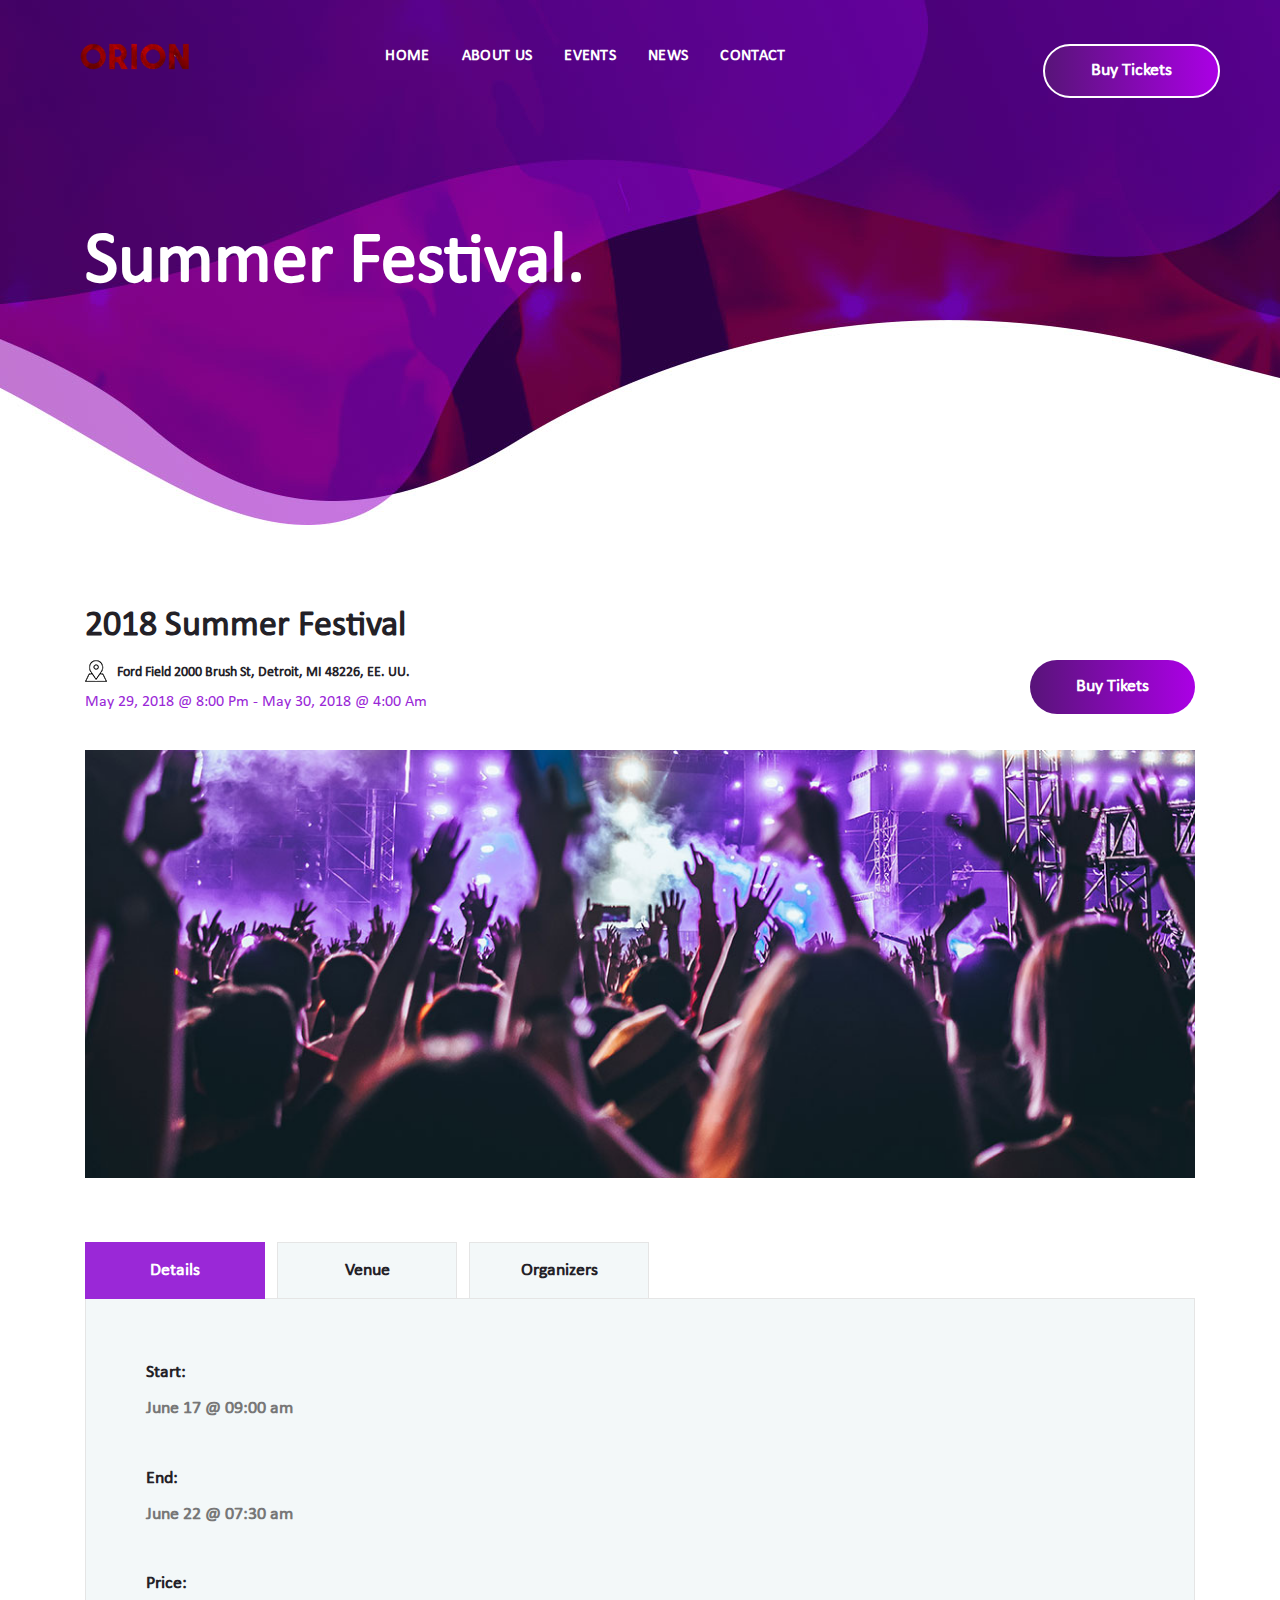
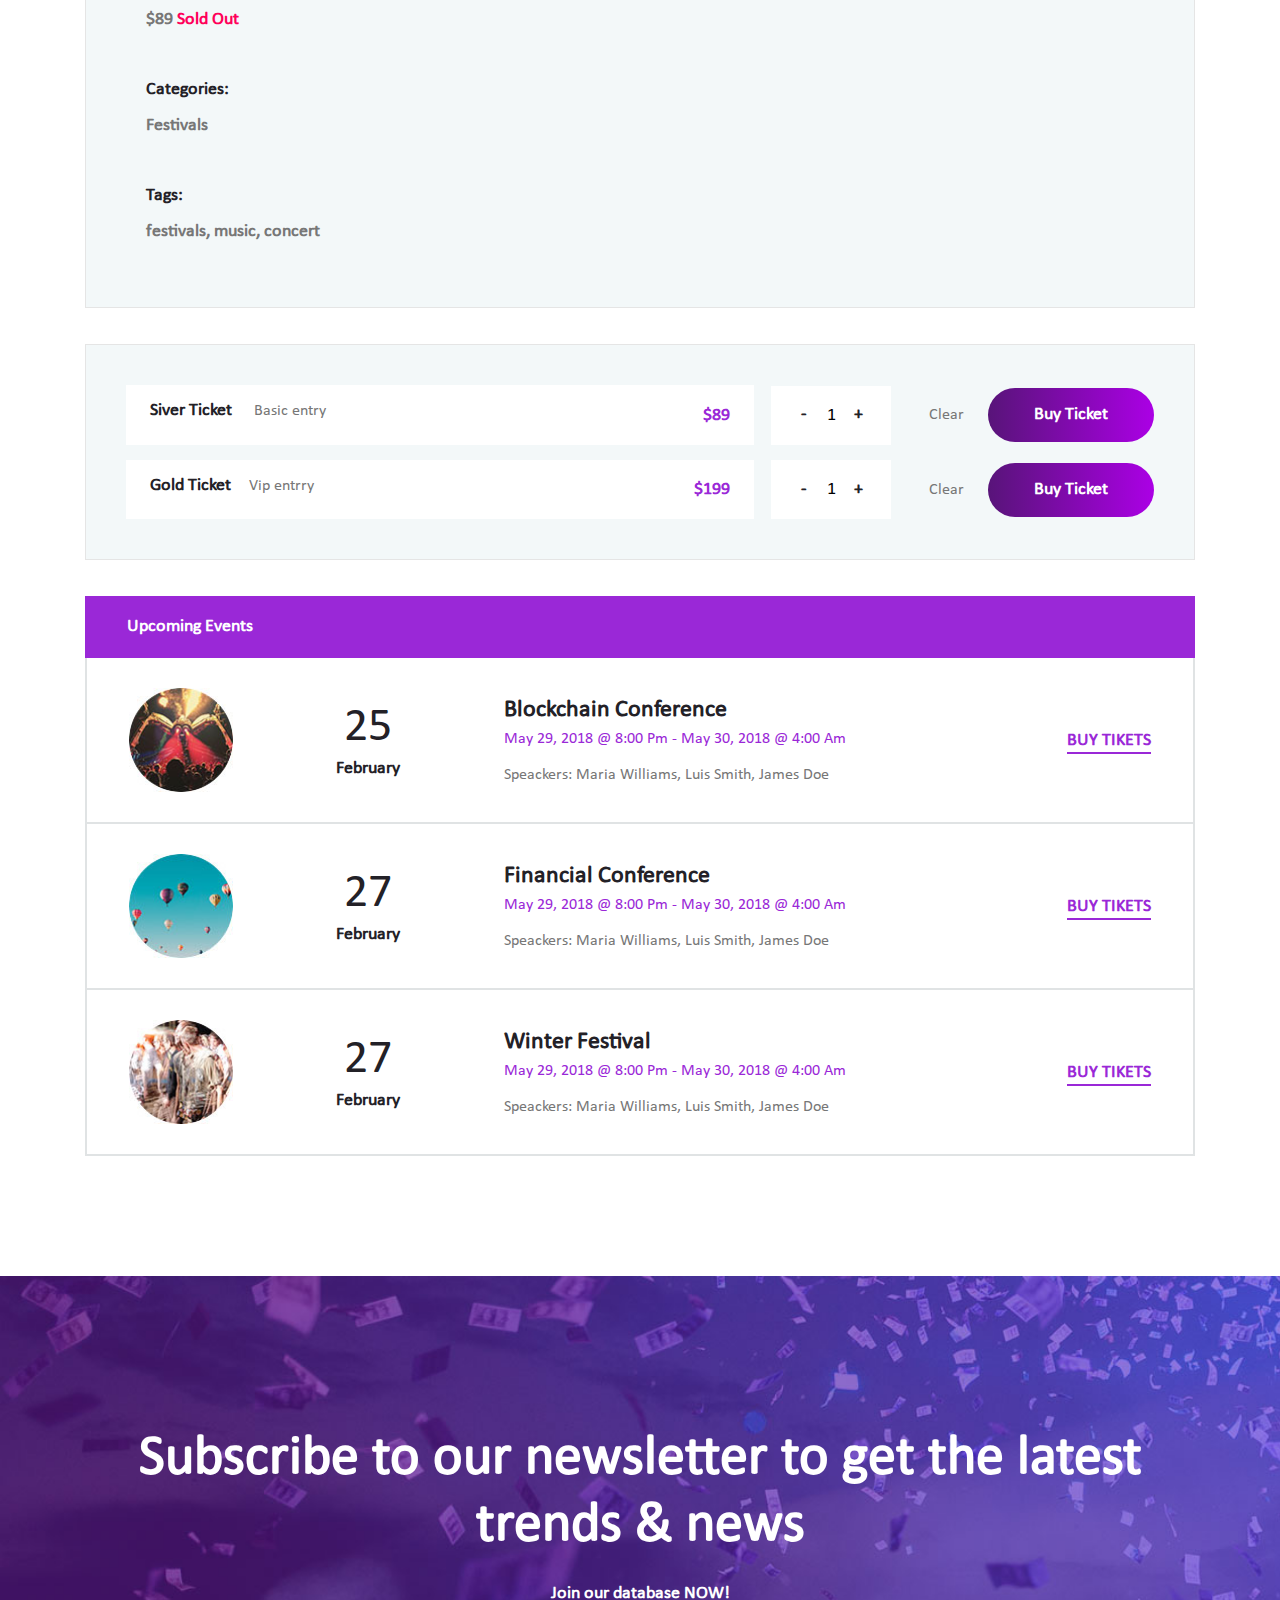
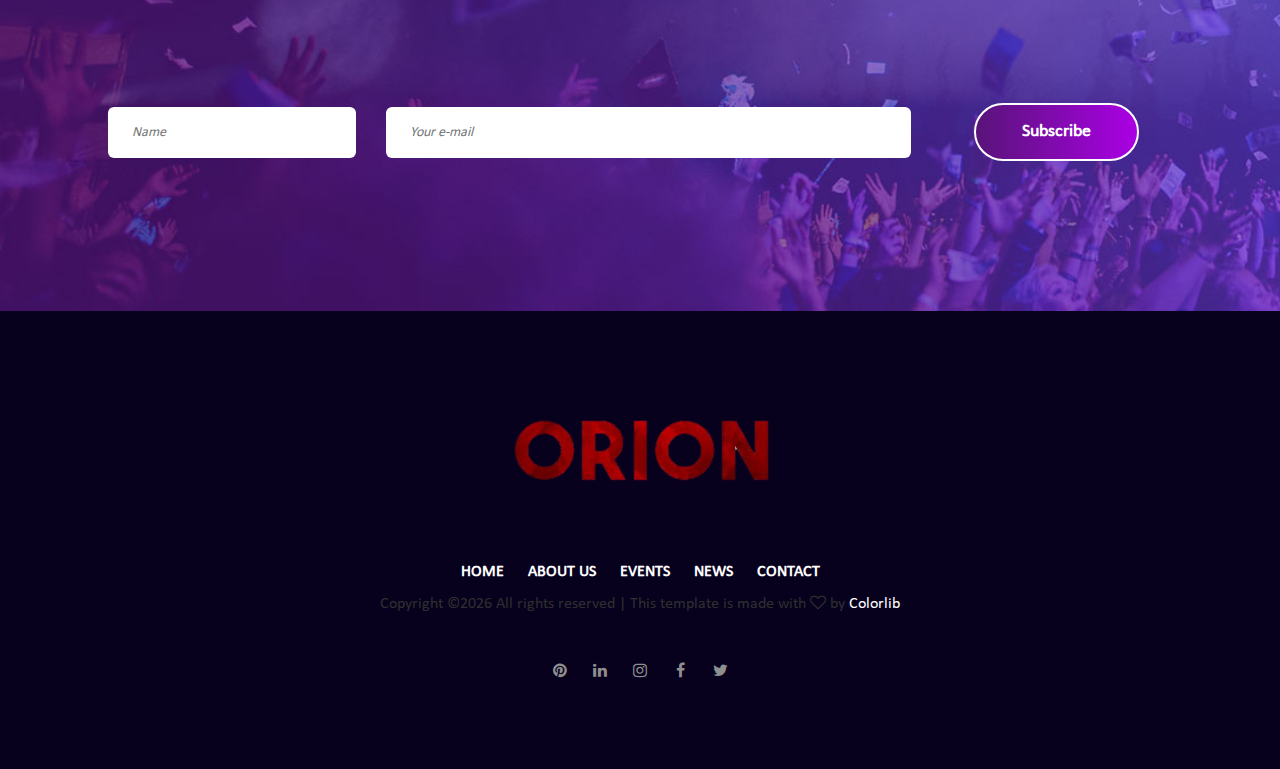
<file: single-event.html>
<!DOCTYPE html>
<html lang="en">
<head>
    <title>Hello World</title>

    <!-- Required meta tags -->
    <meta charset="utf-8">
    <meta name="viewport" content="width=device-width, initial-scale=1, shrink-to-fit=no">

    <!-- Bootstrap CSS -->
    <link rel="stylesheet" href="css/bootstrap.min.css">

    <!-- FontAwesome CSS -->
    <link rel="stylesheet" href="css/font-awesome.min.css">

    <!-- Swiper CSS -->
    <link rel="stylesheet" href="css/swiper.min.css">

    <!-- Styles -->
    <link rel="stylesheet" href="style.css">
</head>
<body class="single-event-page">
<header class="site-header">
    <div class="header-bar">
        <div class="container-fluid">
            <div class="row align-items-center">
                <div class="col-10 col-lg-2 order-lg-1">
                    <div class="site-branding">
                        <div class="site-title">
                            <a href="#"><img src="images/logo.png" alt="logo"></a>
                        </div><!-- .site-title -->
                    </div><!-- .site-branding -->
                </div><!-- .col -->

                <div class="col-2 col-lg-7 order-3 order-lg-2">
                    <nav class="site-navigation">
                        <div class="hamburger-menu d-lg-none">
                            <span></span>
                            <span></span>
                            <span></span>
                            <span></span>
                        </div><!-- .hamburger-menu -->

                        <ul>
                            <li><a href="#">Home</a></li>
                            <li><a href="#">About us</a></li>
                            <li><a href="#">Events</a></li>
                            <li><a href="#">News</a></li>
                            <li><a href="#">Contact</a></li>
                        </ul>
                    </nav><!-- .site-navigation -->
                </div><!-- .col -->

                <div class="col-lg-3 d-none d-lg-block order-2 order-lg-3">
                    <div class="buy-tickets">
                        <a class="btn gradient-bg" href="#">Buy Tickets</a>
                    </div><!-- .buy-tickets -->
                </div><!-- .col -->
            </div><!-- .row -->
        </div><!-- .container-fluid -->
    </div><!-- .header-bar -->

    <div class="page-header single-event-page-header">
        <div class="container">
            <div class="row">
                <div class="col-12">
                    <header class="entry-header">
                        <h1 class="entry-title">Summer Festival.</h1>
                    </header>
                </div>
            </div>
        </div>
    </div>
</header><!-- .site-header -->

<div class="container">
    <div class="row">
        <div class="col-12 single-event">
            <div class="event-content-wrap">
                <header class="entry-header flex flex-wrap justify-content-between align-items-end">
                    <div class="single-event-heading">
                        <h2 class="entry-title">2018 Summer Festival</h2>

                        <div class="event-location"><a href="#">Ford Field  2000 Brush St, Detroit, MI 48226, EE. UU.</a></div>

                        <div class="event-date">May 29, 2018 @ 8:00 Pm - May 30, 2018 @ 4:00 Am</div>
                    </div>

                    <div class="buy-tickets flex justify-content-center align-items-center">
                        <a class="btn gradient-bg" href="#">Buy Tikets</a>
                    </div>
                </header>

                <figure class="events-thumbnail">
                    <img src="images/summer.jpg" alt="">
                </figure>
            </div>
        </div>
    </div>

    <div class="row">
        <div class="col-12">
            <div class="tabs">
                <ul class="tabs-nav flex">
                    <li class="tab-nav flex justify-content-center align-items-center" data-target="#tab_details">Details</li>
                    <li class="tab-nav flex justify-content-center align-items-center" data-target="#tab_venue">Venue</li>
                    <li class="tab-nav flex justify-content-center align-items-center" data-target="#tab_organizers">Organizers</li>
                </ul>

                <div class="tabs-container">
                    <div id="tab_details" class="tab-content">
                        <div class="flex flex-wrap justify-content-between">
                            <div class="single-event-details">
                                <div class="single-event-details-row">
                                    <label>Start:</label>
                                    <p>June 17 @ 09:00 am</p>
                                </div>

                                <div class="single-event-details-row">
                                    <label>End:</label>
                                    <p>June 22 @ 07:30 am</p>
                                </div>

                                <div class="single-event-details-row">
                                    <label>Price:</label>
                                    <p>$89 <span>Sold Out</span></p>
                                </div>

                                <div class="single-event-details-row">
                                    <label>Categories:</label>
                                    <p>Festivals</p>
                                </div>

                                <div class="single-event-details-row">
                                    <label>Tags:</label>
                                    <p><a href="#">festivals</a>, <a href="#">music</a>, <a href="#">concert</a></p>
                                </div>
                            </div>

                            <div class="single-event-map">
                                <iframe id="gmap_canvas" src="https://maps.google.com/maps?q=university of san francisco&t=&z=15&ie=UTF8&iwloc=&output=embed" frameborder="0" scrolling="no" marginheight="0" marginwidth="0"></iframe>
                            </div>
                        </div>
                    </div>

                    <div id="tab_venue" class="tab-content">
                        <p>Nullam dictum felis eu pede mollis pretium. Integer tincidunt. Cras dapibus. Vivamus elementum semper nisi. Aenean vulputate eleifend tellus. Aenean leo ligula, porttitor eu, consequat vitae, eleifend ac, enim. Aliquam lorem ante, dapibus in, viverra quis, feugiat a, tellus. Phasellus viverra nulla ut metus varius laoreet. Quisque rutrum. Aenean imperdiet. Etiam ultricies nisi vel augue. Curabitur ullamcorper ultricies nisi. Nam eget dui.</p>
                    </div>

                    <div id="tab_organizers" class="tab-content">
                        <p>Etiam rhoncus. Maecenas tempus, tellus eget condimentum rhoncus, sem quam semper libero, sit amet adipiscing sem neque sed ipsum. Nam quam nunc, blandit vel, luctus pulvinar, hendrerit id, lorem. Maecenas nec odio et ante tincidunt tempus. Donec vitae sapien ut libero venenatis faucibus. Nullam quis ante. Etiam sit amet orci eget eros faucibus tincidunt. Duis leo. Sed fringilla mauris sit amet nibh. Donec sodales sagittis magna.</p>
                    </div>
                </div>
            </div>
        </div>
    </div>

    <div class="row">
        <div class="col-12">
            <div class="event-tickets">
                <div class="ticket-row flex flex-wrap justify-content-between align-items-center">
                    <div class="ticket-type flex justify-content-between align-items-center">
                        <h3 class="entry-title"><span>Siver Ticket</span> Basic entry</h3>

                        <div class="ticket-price">$89</div>
                    </div>

                    <div class="flex align-items-center">
                        <div class="number-of-ticket flex justify-content-between align-items-center">
                            <span class="decrease-ticket">-</span>
                            <input type="number" class="ticket-count" value="1" />
                            <span class="increase-ticket">+</span>
                        </div>

                        <div class="clear-ticket-count">Clear</div>
                    </div>

                    <input type="submit" class="btn gradient-bg" value="Buy Ticket">
                </div>

                <div class="ticket-row flex flex-wrap justify-content-between align-items-center">
                    <div class="ticket-type flex justify-content-between align-items-center">
                        <h3 class="entry-title"><span>Gold Ticket</span>Vip entrry</h3>

                        <div class="ticket-price">$199</div>
                    </div>

                    <div class="flex align-items-center">
                        <div class="number-of-ticket flex justify-content-between align-items-center">
                            <span class="decrease-ticket">-</span>
                            <input type="number" class="ticket-count" value="1" />
                            <span class="increase-ticket">+</span>
                        </div>

                        <div class="clear-ticket-count">Clear</div>
                    </div>

                    <input type="submit" class="btn gradient-bg" value="Buy Ticket">
                </div>
            </div>
        </div>
    </div>

    <div class="row">
        <div class="col-12">
            <div class="upcoming-events">
                <div class="upcoming-events-header">
                    <h4>Upcoming Events</h4>
                </div>

                <div class="upcoming-events-list">
                    <div class="upcoming-event-wrap flex flex-wrap justify-content-between align-items-center">
                        <figure class="events-thumbnail">
                            <a href="#"><img src="images/upcoming-1.jpg" alt=""></a>
                        </figure>

                        <div class="entry-meta">
                            <div class="event-date">
                                25<span>February</span>
                            </div>
                        </div>

                        <header class="entry-header">
                            <h3 class="entry-title"><a href="#">Blockchain Conference</a></h3>

                            <div class="event-date-time">May 29, 2018 @ 8:00 Pm - May 30, 2018 @ 4:00 Am</div>

                            <div class="event-speaker">Speackers: Maria Williams, Luis Smith, James Doe</div>
                        </header>

                        <footer class="entry-footer">
                            <a href="#">Buy Tikets</a>
                        </footer>
                    </div>

                    <div class="upcoming-event-wrap flex flex-wrap justify-content-between align-items-center">
                        <figure class="events-thumbnail">
                            <a href="#"><img src="images/upcoming-2.jpg" alt=""></a>
                        </figure>

                        <div class="entry-meta">
                            <div class="event-date">
                                27<span>February</span>
                            </div>
                        </div>

                        <header class="entry-header">
                            <h3 class="entry-title"><a href="#">Financial Conference</a></h3>

                            <div class="event-date-time">May 29, 2018 @ 8:00 Pm - May 30, 2018 @ 4:00 Am</div>

                            <div class="event-speaker">Speackers: Maria Williams, Luis Smith, James Doe</div>
                        </header>

                        <footer class="entry-footer">
                            <a href="#">Buy Tikets</a>
                        </footer>
                    </div>

                    <div class="upcoming-event-wrap flex flex-wrap justify-content-between align-items-center">
                        <figure class="events-thumbnail">
                            <a href="#"><img src="images/upcoming-3.jpg" alt=""></a>
                        </figure>

                        <div class="entry-meta">
                            <div class="event-date">
                                27<span>February</span>
                            </div>
                        </div>

                        <header class="entry-header">
                            <h3 class="entry-title"><a href="#">Winter Festival</a></h3>

                            <div class="event-date-time">May 29, 2018 @ 8:00 Pm - May 30, 2018 @ 4:00 Am</div>

                            <div class="event-speaker">Speackers: Maria Williams, Luis Smith, James Doe</div>
                        </header>

                        <footer class="entry-footer">
                            <a href="#">Buy Tikets</a>
                        </footer>
                    </div>
                </div>
            </div>
        </div>
    </div>
</div>

<div class="newsletter-subscribe">
    <div class="container">
        <div class="row">
            <div class="col-12">
                <header class="entry-header">
                    <h2 class="entry-title">Subscribe to our newsletter to get the latest trends & news</h2>
                    <p>Join our database NOW!</p>
                </header>

                <div class="newsletter-form">
                    <form class="flex flex-wrap justify-content-center align-items-center">
                        <div class="col-md-12 col-lg-3">
                            <input type="text" placeholder="Name">
                        </div>

                        <div class="col-md-12 col-lg-6">
                            <input type="email" placeholder="Your e-mail">
                        </div>

                        <div class="col-md-12 col-lg-3">
                            <input class="btn gradient-bg" type="submit" value="Subscribe">
                        </div>
                    </form>
                </div>
            </div>
        </div>
    </div>
</div>

<footer class="site-footer">
    <div class="container">
        <div class="row">
            <div class="col-12">
                <figure class="footer-logo">
                    <a href="#"><img src="images/logo.png" alt="logo"></a>
                </figure>

                <nav class="footer-navigation">
                    <ul class="flex flex-wrap justify-content-center align-items-center">
                        <li><a href="#">Home</a></li>
                        <li><a href="#">About us</a></li>
                        <li><a href="#">Events</a></li>
                        <li><a href="#">News</a></li>
                        <li><a href="#">Contact</a></li>
                    </ul>
                </nav>

                <!-- Link back to Colorlib can't be removed. Template is licensed under CC BY 3.0. -->
Copyright &copy;<script>document.write(new Date().getFullYear());</script> All rights reserved | This template is made with <i class="fa fa-heart-o" aria-hidden="true"></i> by <a href="https://colorlib.com" target="_blank">Colorlib</a>
<!-- Link back to Colorlib can't be removed. Template is licensed under CC BY 3.0. -->

                <div class="footer-social">
                    <ul class="flex flex-wrap justify-content-center align-items-center">
                        <li><a href="#"><i class="fa fa-pinterest"></i></a></li>
                        <li><a href="#"><i class="fa fa-linkedin"></i></a></li>
                        <li><a href="#"><i class="fa fa-instagram"></i></a></li>
                        <li><a href="#"><i class="fa fa-facebook"></i></a></li>
                        <li><a href="#"><i class="fa fa-twitter"></i></a></li>
                    </ul>
                </div>
            </div>
        </div>
    </div>
</footer>

<div class="back-to-top flex justify-content-center align-items-center">
    <span><svg viewBox="0 0 1792 1792" xmlns="http://www.w3.org/2000/svg"><path d="M1395 1184q0 13-10 23l-50 50q-10 10-23 10t-23-10l-393-393-393 393q-10 10-23 10t-23-10l-50-50q-10-10-10-23t10-23l466-466q10-10 23-10t23 10l466 466q10 10 10 23z"/></svg></span>
</div>

<script type='text/javascript' src='js/jquery.js'></script>
<script type='text/javascript' src='js/masonry.pkgd.min.js'></script>
<script type='text/javascript' src='js/jquery.collapsible.min.js'></script>
<script type='text/javascript' src='js/swiper.min.js'></script>
<script type='text/javascript' src='js/jquery.countdown.min.js'></script>
<script type='text/javascript' src='js/circle-progress.min.js'></script>
<script type='text/javascript' src='js/jquery.countTo.min.js'></script>
<script type='text/javascript' src='js/custom.js'></script>

</body>
</html>
</file>
<file: style.css>
@font-face {
    font-family: 'Calibri';
    src: url('fonts/Calibri.eot?#iefix') format('embedded-opentype'),
    url('fonts/Calibri.woff') format('woff'),
    url('fonts/Calibri.ttf')  format('truetype'),
    url('fonts/Calibri.svg#Calibri') format('svg');
    font-weight: normal;
    font-style: normal;
}

body {
    color: #2f2f2f;
    font-family: 'Calibri';
}

img {
    vertical-align: baseline;
}

/*--------------------------------------------------------------
# Links
--------------------------------------------------------------*/
a {
    color: white;
}

a:visited {
    color: white;
}

a:hover, a:focus, a:active {
    color: white;
}

a:focus {
    outline: thin dotted;
}

a:hover, a:active {
    outline: 0;
    list-style: none;
}

/*--------------------------------------------------------------
# Flex
--------------------------------------------------------------*/
.flex {
    display: flex !important;
}

@media screen and (min-width: 992px) {
    .flex-lg {
        display: flex !important;
    }
}

/*--------------------------------------------------------------
# Button
--------------------------------------------------------------*/
.btn {
    padding: 16px 46px;
    border: 2px solid #9a24c1;
    border-radius: 50px;
    font-size: 18px;
    font-weight: bold;
    line-height: 1;
    color: #232127;
}

.btn.gradient {
    background-image: url([data-uri]);
    background-image: -webkit-gradient(linear, left top, 270deg, color-stop(0%, #AA00FF), color-stop(100%, #581687));
    background-image: -moz-linear-gradient(270deg,#AA00FF 0%,#581687 100%);
    background-image: -webkit-linear-gradient(270deg,#AA00FF 0%,#581687 100%);
    background-image: -o-linear-gradient(270deg,#AA00FF 0%,#581687 100%);
    background-image: -ms-linear-gradient(270deg,#AA00FF 0%,#581687 100%);
    background-image: linear-gradient(270deg,#AA00FF 0%,#581687 100%);
    -webkit-background-clip: text;
    -webkit-text-fill-color: transparent;
    position:relative;
    display:inline-block;
}

.btn.dark-purple {
    background: #9a24c1;
    color: #fff;
}

.btn.dark {
    background: #231e23;
    border-color: transparent;
    color: #fff;
}

.btn.gradient-bg {
    padding: 18px 46px;
    border: 0;
    background: -moz-linear-gradient(180deg, rgba(171,0,229,1) 0%, rgba(88,20,121,1) 100%); /* ff3.6+ */
    background: -webkit-gradient(linear, left top, right top, color-stop(0%, rgba(88,20,121,1)), color-stop(100%, rgba(171,0,229,1))); /* safari4+,chrome */
    background: -webkit-linear-gradient(180deg, rgba(171,0,229,1) 0%, rgba(88,20,121,1) 100%); /* safari5.1+,chrome10+ */
    background: -o-linear-gradient(180deg, rgba(171,0,229,1) 0%, rgba(88,20,121,1) 100%); /* opera 11.10+ */
    background: -ms-linear-gradient(180deg, rgba(171,0,229,1) 0%, rgba(88,20,121,1) 100%); /* ie10+ */
    background: linear-gradient(270deg, rgba(171,0,229,1) 0%, rgba(88,20,121,1) 100%); /* w3c */
    filter: progid:DXImageTransform.Microsoft.gradient( startColorstr='#581479', endColorstr='#ab00e5',GradientType=1 ); /* ie6-9 */
    color: #fff;
}

/*--------------------------------------------------------------
# Header
--------------------------------------------------------------*/
/*
# Site Header
--------------------------------*/
.site-header {
    position: relative;
}

.site-header .site-title img {
    max-height: 128px;
    max-width: 128px;
    margin-top: 10px;
    margin-left: 10px;
    margin-bottom: 10px;
}

/*
# Header Bar
--------------------------------*/
.header-bar {
    position: absolute;
    top: 0;
    left: 0;
    z-index: 99;
    width: 100%;
    padding: 14px 0;
}

/*
# Site Branding
--------------------------------*/
.site-branding img {
    display: block;
    max-width: 100%;
}

@media screen and (min-width: 992px) {
    .site-branding {
        margin-left: 45px;
    }

    .site-header .site-title img {
        max-height: 999px;
    }
}

/*
  Hamburger Menu
----------------------------------------*/
.hamburger-menu {
    position: relative;
    width: 100%;
    max-width: 24px;
    height: 22px;
    margin-left: auto;
    transition: .5s ease-in-out;
    cursor: pointer;
}

.hamburger-menu span {
    display: block;
    position: absolute;
    height: 2px;
    width: 100%;
    background: #fff;
    border-radius: 10px;
    opacity: 1;
    left: 0;
    transition: .25s ease-in-out;
}

.hamburger-menu span:nth-child(1) {
    top: 2px;
}

.hamburger-menu span:nth-child(2),
.hamburger-menu span:nth-child(3) {
    top: 10px;
}

.hamburger-menu span:nth-child(4) {
    top: 18px;
}

.hamburger-menu.open span:nth-child(1) {
    top: 18px;
    width: 0;
    left: 50%;
}

.hamburger-menu.open span:nth-child(2) {
    transform: rotate(45deg);
}

.hamburger-menu.open span:nth-child(3) {
    transform: rotate(-45deg);
}

.hamburger-menu.open span:nth-child(4) {
    top: 18px;
    width: 0;
    left: 50%;
}

/*
# Main Menu
--------------------------------*/
.site-navigation {
    position: absolute;
    top: -22px;
    right: 15px;
    z-index: 9999;
    width: 100%;
    height: 22px;
    overflow: hidden;
    list-style: none;
    transition: all .35s;
}

.site-navigation.show {
    height: auto;
}

.site-navigation ul {
    position: fixed;
    top: 0;
    left: -320px;
    z-index: 9999;
    width: 320px;
    max-width: 80%;
    height: 100vh;
    overflow-x: scroll;
    padding: 30px;
    margin: 0;
    background: #9a28d7;
    transition: all 0.35s;
}

.site-navigation.show ul {
    left: 0;
}

.site-navigation ul li {
    display: block;
    padding: 10px 16px;
    font-size: 16px;
    font-weight: bold;
    letter-spacing: 0.02rem;
    text-transform: uppercase;
}

.site-navigation ul li a {
    display: block;
    color: #fff;
    transition: all 0.35s;
    text-decoration: none;
}

.site-navigation ul li a:hover,
.site-navigation ul li.current-menu-item a {
    border-color: #2f2f2f;
    font-size: 1.3em;
}

@media screen and (min-width: 992px) {
    .site-navigation {
        position: relative;
        top: auto;
        right: auto;
        height: auto;
        background: transparent;
    }

    .site-navigation ul {
        display: flex;
        flex-wrap: wrap;
        justify-content: flex-end;
        align-items: center;
        position: relative;
        top: auto;
        left: auto;
        width: 100%;
        height: auto;
        padding: 0;
        overflow: auto;
        background: transparent;
    }

    .site-navigation ul li a {
        color: #fff;
    }
}

/*
# Buy Tickets
--------------------------------*/
.site-header .buy-tickets {
    margin-right: 45px;
    text-align: right;
}

.site-header .buy-tickets .btn,
.hero-slider .btn {
    padding: 16px 46px;
    border: 2px solid #fff;
}

/*--------------------------------------------------------------
# Hero Section
--------------------------------------------------------------*/
.hero-slider {
}

.hero-content {
    padding-top: 150px;
    padding-bottom: 120px;
}

.hero-content .container,
.hero-content .row,
.hero-content .col {
    height: 100%;
}

.hero-slider .entry-title {
    font-size: 28px;
    line-height: 1.2;
    font-weight: bold;
    color: #fff;
}

.hero-slider .btn {
    margin-top: 45px;
}

.swiper-container-horizontal >.swiper-pagination-bullets,
.swiper-pagination-custom, .swiper-pagination-fraction {
    max-width: 1110px;
    right: 0;
    bottom: 48px;
    left: 0;
    padding: 0 15px;
    margin: 0 auto;
    text-align: left;
}

.swiper-button-next,
.swiper-button-prev {
    visibility: hidden;
    width: 42px;
    height: 42px;
    margin-top: -21px;
    border: 2px solid #fff;
    border-radius: 50%;
    background: #9a28d7;
    transition: all .35s;
}

.swiper-button-next {
    right: 15px;
}

.swiper-button-prev {
    left: 15px;
}

.swiper-button-next:hover,
.swiper-button-prev:hover {
    opacity: 1;
}

.swiper-button-next span,
.swiper-button-prev span {
    display: block;
    width: 20px;
    padding-top: 6px;
}

.swiper-button-next path,
.swiper-button-prev path {
    fill: #fff;
}

.swiper-pagination-bullet {
    position: relative;
    display: inline-block;
    height: 24px;
    border-radius: 0;
    font-size: 18px;
    font-weight: bold;
    text-align: right;
    color: #fff;
    background: transparent;
    opacity: 1;
    transition: all .35s;
}

.swiper-pagination-bullet-active {
    position: relative;
    width: 32px;
}

.swiper-pagination-bullet-active::before {
    content: '';
    position: absolute;
    bottom: 4px;
    left: 0;
    z-index: 99;
    width: 20px;
    height: 2px;
    background: #fff;
}

@media screen and (min-width: 768px){
    .swiper-button-next,
    .swiper-button-prev {
        visibility: visible;
    }
}

/*
# Countdown
--------------------------------*/
.countdown-holder {
    margin-right: 12px;
    color: #fff;
    font-size: 18px;
    font-weight: bold;
}

.countdown-holder label {
    font-size: 13px;
}

@media screen and (min-width: 576px){
    .hero-slider .entry-title {
        font-size: 42px;
    }

    .countdown-holder {
        margin-right: 24px;
        font-size: 42px;
    }

    .countdown-holder label {
        font-size: 18px;
    }
}


@media screen and (min-width: 992px) {
    .hero-slider {
        /*height: 100vh;*/
    }

    .hero-content {
        padding-top: 300px;
    }

    .hero-slider .entry-title {
        font-size: 72px;
    }

    .countdown-holder {
        margin-right: 52px;
        font-size: 60px;
    }

    .countdown-holder label {
        font-size: 24px;
    }
}

@media screen and (min-width: 1200px){
    .hero-content {
        padding-top: 400px;
    }

    .swiper-button-next {
        right: 64px;
    }

    .swiper-button-prev {
        left: 64px;
    }
}


/*--------------------------------------------------------------
# Homepage - Info Section
--------------------------------------------------------------*/
.homepage-info-section {
    padding: 80px 0;
    background: #fff;
}

.homepage-info-section figure {
    padding: 0px 30px;
}

.homepage-info-section figure img {
    max-width: 100%;
    max-height: 300px;
}

.homepage-info-section .entry-title {
    font-size: 60px;
    font-weight: bold;
    line-height: 1;
    color: #232127;
    text-align: center;
}

.homepage-info-section .entry-content {
    margin-top: 32px;
}

.homepage-info-section .entry-content p {
    font-size: 18px;
    line-height: 1.7;
    color: #777777;
    text-align: justify;
}

.homepage-info-section .entry-footer a {
    margin-top: 32px;
    margin-right: 18px;
}

/*--------------------------------------------------------------
# Homepage - Featured Events
--------------------------------------------------------------*/
.homepage-featured-events {
    height: auto;
    padding: 110px 0 150px;
    background: url("images/featured-events-bg.jpg") no-repeat center;
    background-size: cover !important;
}

.homepage-featured-events .event-content-wrap {
    position: relative;
    padding: 36px 18px;
}

.homepage-featured-events .event-content-wrap figure {
    margin: -36px -18px;
}

.homepage-featured-events .event-content-wrap figure img {
    display: block;
    width: 100%;
}

.homepage-featured-events .event-content-wrap .entry-header {
    position: absolute;
    left: 18px;
    bottom: 24px;
    z-index: 99;
}

.homepage-featured-events .event-content-wrap .entry-header .entry-title {
    display: inline-block;
    padding: 12px 18px;
    margin: 0;
    font-size: 16px;
    font-weight: 400;
    text-transform: uppercase;
    color: #fff;
    background: #9a24c1;
}

.homepage-featured-events .event-content-wrap .entry-header .posted-date {
    padding: 2px 18px;
    font-size: 14px;
    color: #fff;
}

.featured-events-wrap {
    position: relative;
}

.featured-events-wrap .event-content-wrap:nth-last-of-type(1) {
    margin-bottom: 0;
}

.featured-events-wrap .event-content-wrap {
    width: 100%;
    margin-bottom: 30px;
}

@media screen and (max-width: 575px) {
    .featured-events-wrap .event-content-wrap.half {
        width: calc(50% - 15px);
    }
}

@media screen and (min-width: 576px) and (max-width: 767px) {
    .featured-events-wrap .event-content-wrap {
        width: calc(50% - 15px);
    }
}

@media screen and (min-width: 768px) and (max-width: 991px) {
    .featured-events-wrap .event-content-wrap {
        width: calc(50% - 15px);
    }

    .featured-events-wrap .event-content-wrap.half {
        width: calc(33.333333% - 15px);
    }
}

@media screen and (min-width: 992px) {
    .homepage-featured-events {
        min-height: 1260px;
    }

    .featured-events-wrap .event-content-wrap {
        position: absolute;
        top: 0;
        left: 0;
        margin-bottom: 0;
    }

    .homepage-featured-events .positioning-event-1 {
        width: 290px;
    }

    .homepage-featured-events .positioning-event-2 {
        width: 210px;
        top: 192px;
        left: 320px;
    }

    .homepage-featured-events .positioning-event-3 {
        width: 210px;
        top: 75px;
        left: 560px;
    }

    .homepage-featured-events .positioning-event-4 {
        width: 130px;
        top: 235px;
        left: 800px;
    }

    .homepage-featured-events .positioning-event-5 {
        width: 130px;
        top: 350px;
        left: 0;
    }

    .homepage-featured-events .positioning-event-6 {
        width: 130px;
        top: 344px;
        left: 560px;
    }

    .homepage-featured-events .positioning-event-7 {
        width: 210px;
        top: 457px;
        left: 160px;
    }

    .homepage-featured-events .positioning-event-8 {
        width: 290px;
        top: 457px;
        left: 400px;
    }

    .homepage-featured-events .positioning-event-9 {
        width: 210px;
        top: 395px;
        left: 720px;
    }

    .homepage-featured-events .positioning-event-10 {
        width: 130px;
        top: 653px;
        left: 720px;
    }

    .homepage-featured-events .positioning-event-11 {
        width: 130px;
        top: 807px;
        left: 400px;
    }
}

@media screen and (min-width: 1200px) {
    .homepage-featured-events {
        min-height: 1480px;
    }

    .homepage-featured-events .positioning-event-1 {
        width: 350px;
    }

    .homepage-featured-events .positioning-event-2 {
        width: 255px;
        top: 230px;
        left: 380px;
    }

    .homepage-featured-events .positioning-event-3 {
        width: 255px;
        top: 90px;
        left: 665px;
    }

    .homepage-featured-events .positioning-event-4 {
        width: 160px;
        top: 280px;
        left: 950px;
    }

    .homepage-featured-events .positioning-event-5 {
        width: 160px;
        top: 417px;
        left: 0;
    }

    .homepage-featured-events .positioning-event-6 {
        width: 160px;
        top: 410px;
        left: 665px;
    }

    .homepage-featured-events .positioning-event-7 {
        width: 255px;
        top: 546px;
        left: 190px;
    }

    .homepage-featured-events .positioning-event-8 {
        width: 350px;
        top: 546px;
        left: 475px;
    }

    .homepage-featured-events .positioning-event-9 {
        width: 255px;
        top: 470px;
        left: 855px;
    }

    .homepage-featured-events .positioning-event-10 {
        width: 160px;
        top: 776px;
        left: 855px;
    }

    .homepage-featured-events .positioning-event-11 {
        width: 160px;
        top: 963px;
        left: 475px;
    }
}

/*--------------------------------------------------------------
# Homepage - Next Events
--------------------------------------------------------------*/
.next-events-section-header {
    width: 100% !important;
    margin-top: 36px;
    text-align: center !important;
}

.next-events-section-header .entry-title,
.events-partners .entry-title {
    padding: 24px 0;
    font-size: 60px;
    font-weight: bold;
    line-height: 1;
    color: #232127;
    text-align: center !important;
}

.next-events-section-header p {
    margin-top: 20px;
    font-size: 18px;
    line-height: 1.7;
    color: #777777;
}

@media screen and (min-width: 1200px){
    .next-events-section-header p {
        padding: 0 85px;
    }
}

.homepage-next-events .next-event-wrap {
    margin-top: 96px;
    text-align: center;
}

.homepage-next-events .next-event-wrap figure {
    position: relative;
    margin: 0;
}

.homepage-next-events .next-event-wrap figure img {
    width: 100%;
}

.homepage-next-events .next-event-wrap .event-rating {
    display: flex;
    justify-content: center;
    align-items: center;
    position: absolute;
    top: -32px;
    left: 32px;
    width: 78px;
    height: 78px;
    border: 2px solid #fff;
    border-radius: 50%;

    font-size: 22px;
    font-weight: bold;
    color: #fff;

    background: #9a28d7;
}

.homepage-next-events .next-event-wrap .entry-title {
    margin-top: 32px;
    font-size: 28px;
    font-weight: bold;
    color: #232127;
}

.homepage-next-events .next-event-wrap .posted-date {
    margin-top: 12px;
    font-size: 18px;
    font-weight: bold;
    text-transform: uppercase;
    color: #777777;
}

.homepage-next-events .next-event-wrap .posted-date span {
    color: #9a28d7;
}

.homepage-next-events .next-event-wrap .entry-content p {
    margin-top: 22px;
    font-size: 18px;
    line-height: 1.7;
    color: #777777;
}

.homepage-next-events .next-event-wrap .entry-footer {
    margin-top: 40px;
}

.homepage-next-events .next-event-wrap .entry-footer a {
    font-size: 18px;
    font-weight: bold;
    text-transform: uppercase;
    border-bottom: 2px solid #bec0cc;
    text-decoration: none;
    color: #bec0cc;
}

.homepage-next-events .next-event-wrap .entry-footer a:hover {
    border-color: #9a28d7;
    color: #9a28d7;
}

/*--------------------------------------------------------------
# Homepage - Regional Events
--------------------------------------------------------------*/
.homepage-regional-events {
    /*min-height: 1500px;*/
    padding-top: 120px;
    background: url("images/regional-events-bg.jpg") no-repeat;
    background-size: cover;
    align-content: center;
}

.homepage-regional-events .regional-events-heading .entry-title {
    font-size: 60px;
    font-weight: bold;
    color: #fff;
}

.homepage-regional-events .select-location select {
    padding: 14px 32px;
    margin: 20px 0;
    border: 2px solid #fff;
    border-radius: 50px;
    font-size: 18px;
    font-weight: bold;
    background: -moz-linear-gradient(180deg, rgba(171,0,229,1) 0%, rgba(88,20,121,1) 100%); /* ff3.6+ */
    background: -webkit-gradient(linear, left top, right top, color-stop(0%, rgba(88,20,121,1)), color-stop(100%, rgba(171,0,229,1))); /* safari4+,chrome */
    background: -webkit-linear-gradient(180deg, rgba(171,0,229,1) 0%, rgba(88,20,121,1) 100%); /* safari5.1+,chrome10+ */
    background: -o-linear-gradient(180deg, rgba(171,0,229,1) 0%, rgba(88,20,121,1) 100%); /* opera 11.10+ */
    background: -ms-linear-gradient(180deg, rgba(171,0,229,1) 0%, rgba(88,20,121,1) 100%); /* ie10+ */
    background: linear-gradient(270deg, rgba(171,0,229,1) 0%, rgba(88,20,121,1) 100%); /* w3c */
    filter: progid:DXImageTransform.Microsoft.gradient( startColorstr='#581479', endColorstr='#ab00e5',GradientType=1 ); /* ie6-9 */
    color: #fff;
    outline: none;
}

.homepage-regional-events .select-location select option {
    background: #9a28d7;
    padding: 5px 0;
    outline: none;
}

.homepage-regional-events-slider {
    position: relative;
    margin-top: 100px;
    color: #fff;
    text-align: center;
}

.homepage-regional-events-slider figure {
    position: relative;
    margin: 0;
}

.homepage-regional-events-slider figure img {
    display: block;
    width: 100%;
}

.homepage-regional-events-slider .entry-title {
    margin-top: 28px;
    font-size: 18px;
    font-weight: bold;
}

.homepage-regional-events-slider .entry-footer {
    font-size: 12px;
    font-weight: bold;
    text-transform: uppercase;
}

.homepage-regional-events-slider .entry-footer span {
    color: #9a28d7;
}

.homepage-regional-events-slider .swiper-button-next,
.homepage-regional-events-slider .swiper-button-prev {
    top: calc(50% - 40px);
}

.homepage-regional-events-slider .swiper-button-next {
    right: 20px;
}

.homepage-regional-events-slider .swiper-button-prev {
    left: 20px;
}

.event-overlay-link {
    position: absolute;
    top: 0;
    left: 0;
    width: 100%;
    height: 100%;
    background: rgba(248,144,31, .85);

    font-size: 19px;
    font-weight: bold;
    text-decoration: none;
    color: #fff;

    visibility: hidden;
    opacity: 0;
    transition: all .35s;
    padding:4px;
}

.events-partners {
    padding: 120px 0;
}

.events-partners .entry-title {
    color: #fff;
}

.events-partners-logos .event-partner-logo {
    width: 100%;
    max-width: 20%;
    margin-top: 50px;
    text-align: center;
}

.event-partner-logo img {
    width: 100%;
}

@media screen and (max-width: 576px) {
    .events-partners-logos .event-partner-logo {
        width: 100%;
        max-width: 100%;
        margin-top: 20px;
        text-align: center;
    }

    .event-partner-logo img {
        width: 60%;
    }
}

/*--------------------------------------------------------------
# Newsletter
--------------------------------------------------------------*/
.newsletter-subscribe {
    padding: 150px 0;
    background: url("images/newsletter-bg.jpg") no-repeat;
    background-size: cover;
    text-align: center;
}

.newsletter-subscribe .entry-title {
    font-size: 56px;
    font-weight: bold;
    color: #fff;
}

.newsletter-subscribe header p {
    margin-top: 20px;
    font-size: 18px;
    font-weight: bold;
    color: #fff;
}
.newsletter-subscribe form input[type="text"],
.newsletter-subscribe form input[type="email"] {
    width: 100%;
    color: #232127;
    padding: 15px 24px;
    border: 0;
    border-radius: 6px;
    font-size: 14px;
    outline: none;
}

.newsletter-subscribe form input[type="text"]::placeholder,
.newsletter-subscribe form input[type="email"]::placeholder {
    font-style: italic;
}


.newsletter-subscribe form input[type="text"],
.newsletter-subscribe form input[type="email"],
.newsletter-subscribe form input[type="submit"] {
    margin-top: 30px;
}

@media screen and (min-width: 992px) {
    .newsletter-subscribe form input[type="text"],
    .newsletter-subscribe form input[type="email"],
    .newsletter-subscribe form input[type="submit"] {
        margin: 80px 8px 0;
    }
}

.newsletter-subscribe form input[type="submit"] {
    border: 2px solid #fff;
    outline: none;
}

.newsletter-subscribe form input[type="submit"]:focus {
    background: #9a28d7;
}

/*--------------------------------------------------------------
# Single Page Header
--------------------------------------------------------------*/
.page-header {
    height: 250px;
    padding: 100px 0 0;
    background-position: center;
    background-repeat: no-repeat;
    background-size: cover !important;
}

.page-header .entry-title {
    font-size: 42px;
    font-weight: bold;
    color: #fff;
}

@media screen and (min-width: 576px){
    .page-header {
        height: 300px;
    }

    .page-header .entry-title {
        font-size: 52px;
    }
}

@media screen and (min-width: 992px){
    .page-header {
        height: 400px;
        padding: 150px 0;
    }

    .page-header .entry-title {
        font-size: 72px;
    }

}

@media screen and (min-width: 1200px){
    .page-header {
        height: 525px;
        padding: 220px 0;
    }

}

.events-page-header {
    background-image: url("images/events-page-header-bg.jpg");
}

.single-event-page-header {
    background-image: url("images/single-event-bg.jpg");
}

.events-news-page-header {
    background-image: url("images/events-news-bg.jpg");
}

/*.contact-page-header {
    background-image: url("images/contact-bg.jpg");
}*/

.elements-page-header {
    background-image: url("images/elements-bg.jpg");
}

/*--------------------------------------------------------------
# Events List
--------------------------------------------------------------*/
.events-search {
    padding: 100px 0;
}

.events-search input[type="date"],
.events-search input[type="text"] {
    width: 100%;
    padding: 12px 24px;
    margin: 0 6px 30px;
    border: 1px solid #e5e5e5;
    font-size: 16px;
    outline: none;
    background: #f3f8f9;
    color: #232127;
}

.events-search input[type="text"]::placeholder {
    font-style: italic;
}

.events-search .btn {
    border-color: transparent;
    outline: none;
}

.events-search .btn:focus {
    background: #9a28d7;
    outline: none;
}

.events-list-page .single-event {
    display: none;
    margin-bottom: 30px;
}

.events-list-page .single-event.visible {
    display: block;
}

.events-list-page .events-thumbnail {
    margin: 0;
}

.events-list-page .events-thumbnail img {
    display: block;
    width: 100%;
}

.events-list-page .event-content-wrap  {
    padding: 48px 36px 36px;
    border: 1px solid #e5e5e5;
    border-top: 0;
    background: #f3f8f9;
}

.events-list-page .event-content-wrap .entry-title {
    font-size: 28px;
    font-weight: bold;
    color: #232127;
    text-decoration: none;
}

.events-list-page .event-content-wrap .entry-title a {
    color: #232127;
}

.events-list-page .event-content-wrap .event-location {
    padding-left: 32px;
    margin-top: 12px;
    background: url("images/location-icon.png") no-repeat left top;
}

.events-list-page .event-content-wrap .event-location a {
    font-size: 14px;
    font-weight: bold;
    color: #232127;
    text-decoration: none;
}

.events-list-page .event-content-wrap .event-date {
    margin-top: 6px;
    font-size: 16px;
    color: #9a28d7;
}

.events-list-page .event-content-wrap .event-cost {
    width: 124px;
    height: 52px;
    margin-right: -37px;
    font-size: 14px;
    color: #777777;
    background: #fff;
}

.events-list-page .event-content-wrap .event-cost span {
    margin-left: 4px;
    font-size: 24px;
    font-weight: bold;
    color: #9a28d7;
}

.events-list-page .event-content-wrap .entry-content p {
    margin-top: 22px;
    font-size: 18px;
    line-height: 1.7;
    color: #777777;
}

.events-list-page .event-content-wrap .entry-footer {
    margin-top: 36px;
}

.events-list-page .event-content-wrap .entry-footer a {
    padding-bottom: 2px;
    font-size: 18px;
    font-weight: bold;
    color: #9a28d7;
    text-decoration: none;
    text-transform: uppercase;
    border-bottom: 2px solid #9a28d7;
}

.events-list-page .load-more-btn {
    text-align: center;
    margin: 84px 0;
}

.events-list-page .load-more-btn .btn:focus {
    background: #9a28d7;
}

/*--------------------------------------------------------------
# Upcoming Events
--------------------------------------------------------------*/
.upcoming-events-outer {
    padding: 400px 0 120px;
    margin-top: -200px;
    background: url("images/upcoming-events-bg.jpg") no-repeat;
    background-size: cover;
}

.upcoming-events {
    background: #fff;
}

.upcoming-events-header {
    padding: 20px 42px;
    background: #9a28d7;
}

.upcoming-events-header h4 {
    margin: 0;
    font-size: 18px;
    font-weight: bold;
    color: #fff;
}

.upcoming-events-list .upcoming-event-wrap {
    padding: 30px 20px;
    border-bottom: 2px solid #e0e3e4;
}

.upcoming-events-list .upcoming-event-wrap:nth-last-of-type(1) {
    border-bottom: 0;
}

.upcoming-events-list .events-thumbnail {
    width: 104px;
    height: 104px;
    margin: 0;
}

.upcoming-events-list .events-thumbnail img {
    display: block;
    width: 100%;
}

.upcoming-events-list .entry-header {
    margin-top: 30px;
    width: 100%;
}

.upcoming-events-list .entry-meta .event-date {
    font-size: 48px;
    line-height: 1.2;
    color: #232127;
    text-align: center;
}

.upcoming-events-list .entry-meta .event-date span {
    display: block;
    font-size: 18px;
    font-weight: bold;
}

.upcoming-events-list .entry-title {
    margin: 0;
}

.upcoming-events-list .entry-title a {
    font-size: 24px;
    font-weight: bold;
    color: #232127;
    text-decoration: none;
}

.upcoming-events-list .entry-header .event-date-time {
    font-size: 16px;
    color: #9a28d7;
}

.upcoming-events-list .entry-header .event-speaker {
    margin-top: 12px;
    font-size: 16px;
    color: #777777;
}

.upcoming-events-list .entry-header .event-speaker {
    margin-top: 12px;
    font-size: 16px;
    color: #777777;
}

.upcoming-events-list .entry-footer {
    width: 100%;
    margin-top: 30px;
}

.upcoming-events-list .entry-footer a {
    padding-bottom: 2px;
    font-size: 18px;
    font-weight: bold;
    color: #9a28d7;
    text-decoration: none;
    text-transform: uppercase;
    border-bottom: 2px solid #9a28d7;
}

@media screen and (min-width: 992px) {
    .upcoming-events-list .upcoming-event-wrap {
        padding: 30px 42px;
    }

    .upcoming-events-list .entry-header,
    .upcoming-events-list .entry-footer {
        width: 45%;
        margin-top: 0;
    }

    .upcoming-events-list .entry-footer {
        width: auto;
    }
}

/*--------------------------------------------------------------
# Tabs
--------------------------------------------------------------*/
ul.tabs-nav {
    margin: 0;
    padding: 0;
    list-style: none;
}

ul.tabs-nav .tab-nav {
    padding: 6px 10px;
    border: 1px solid #e5e5e5;
    margin-right: 5px;
    background: #f3f8f9;
    font-size: 18px;
    font-weight: bold;
    color: #232127;
    cursor: pointer;
    transition: all .35s;
}

ul.tabs-nav .tab-nav.active {
    border-color: transparent;
    background: #9a28d7;
    color: #fff;
}

.tabs .tab-nav {
    margin-bottom: -1px;
    z-index: 99;
}

.tabs-container {
    border: 1px solid #e5e5e5;
    background: #f3f8f9;
    padding: 15px;
}

.tab-content {
    display: none;
}

.tab-content p {
    margin-bottom: 0;
    font-size: 18px;
    line-height: 1.7;
    color: #777777;
}

@media screen and (min-width: 992px){
    ul.tabs-nav .tab-nav {
        width: 180px;
        padding: 14px 24px;
        margin-right: 12px;
    }

    .tabs-container {
        padding: 48px;
    }
}

/*--------------------------------------------------------------
# Accordion
--------------------------------------------------------------*/
.accordion-wrap {
    position: relative;
}

.accordion-wrap .entry-content {
    margin: 0;
}

.accordion-wrap .entry-title {
    padding: 18px 28px;
    margin-bottom: 15px;
    border: 1px solid #e5e5e5;
    background: #f3f8f9;
    font-size: 18px;
    font-weight: bold;
    color: #232127;
    cursor: pointer;
}

.accordion-wrap .entry-title.active {
    background: #9a28d7;
    color: #fff;
}

.accordion-wrap .entry-title .arrow-r::before {
    content: "+";
}

.accordion-wrap .entry-title .arrow-d::before {
    content: "-";
}

/*
# Content
----------------------------------*/
.accordion-wrap .entry-content {
    display: none;
}

.accordion-wrap .entry-content p {
    padding: 24px 0;
    font-size: 18px;
    line-height: 1.7;
    color: #777777;
}

/*--------------------------------------------------------------
# Single Events Page
--------------------------------------------------------------*/
.single-event-page .event-content-wrap {
    margin-top: 80px;
}

.single-event-page .single-event-heading {
   width: 100%;
}

.single-event-page .event-content-wrap .entry-title {
    font-size: 36px;
    font-weight: bold;
    color: #232127;
    text-decoration: none;
}

.single-event-page .event-content-wrap .event-location {
    padding-left: 32px;
    margin-top: 12px;
    background: url("images/location-icon.png") no-repeat left top;
}

.single-event-page .event-content-wrap .event-location a {
    font-size: 14px;
    font-weight: bold;
    color: #232127;
    text-decoration: none;
}

.single-event-page .event-content-wrap .event-date {
    margin-top: 6px;
    font-size: 16px;
    color: #9a28d7;
}

.single-event-page .buy-tickets {
    margin-top: 30px;
}

.single-event-page .buy-tickets .btn:focus {
    background: #9a28d7;
}

.single-event-page .event-content-wrap .events-thumbnail {
    margin-top: 36px;
    margin-bottom: 0;
}

.single-event-page .event-content-wrap .events-thumbnail img {
    display: block;
    width: 100%;
}

.single-event-page .tabs {
    margin-top: 64px;
}

.single-event-page .tabs-container {
    padding:15px;
}

@media screen and (min-width: 992px){
    .single-event-page .tabs-container {
        padding: 60px;
    }
}

.single-event-details {
    width: 100%;
}

.single-event-page .single-event-details-row {
    margin-bottom: 40px;
}

.single-event-page .single-event-details-row:nth-last-of-type(1) {
    margin-bottom: 0;
}

.single-event-details,
.single-event-details a,
.single-event-details label {
    font-size: 18px;
    font-weight: bold;
    color: #777777;
}

.single-event-details label {
    display: block;
    color: #232127;
}

.single-event-details-row span {
    color: #ff005a;
}

.single-event-map {
    width: 100%;
    margin-top: 30px;
}

.single-event-map iframe {
    width: 100%;
    height: 460px;
}

.event-tickets {
    padding: 15px;
    margin-top: 36px;
    border: 1px solid #e5e5e5;
    background: #f3f8f9;
}

.event-tickets .ticket-row {
    margin-bottom: 60px;
}

.event-tickets .ticket-row:nth-last-of-type(1) {
    margin-bottom: 0;
}

.ticket-type,
.event-tickets .number-of-ticket {
    padding: 15px 24px;
    margin-right: 15px;
    margin-bottom: 20px;
    background: #fff;
}

.ticket-type {
    width: 100%;
}

.event-tickets .ticket-type .entry-title,
.event-tickets .ticket-type .ticket-price,
.event-tickets .number-of-ticket {
    font-size: 18px;
    font-weight: bold;
    color: #232127;
}

.event-tickets .ticket-type .entry-title span {
    margin-right: 18px;
    font-size: 18px;
    font-weight: bold;
    color: #232127;
}

.event-tickets .ticket-type .entry-title,
.event-tickets .clear-ticket-count {
    font-size: 16px;
    font-weight: normal;
    color: #777777;
}

.event-tickets .ticket-type .entry-title {
    display: inline-block;
}

.event-tickets .ticket-type .ticket-price {
    color: #9a28d7;
}

.event-tickets .number-of-ticket {
    width: 120px;
}

.event-tickets .number-of-ticket .ticket-count {
    width: 32px;
    border: 0;
    text-align: center;
}

.event-tickets .number-of-ticket .decrease-ticket,
.event-tickets .number-of-ticket .increase-ticket {
    width: 18px;
    height: 28px;
    cursor: pointer;
    text-align: center;
}

.event-tickets .number-of-ticket .ticket-count::-webkit-outer-spin-button,
.event-tickets .number-of-ticket .ticket-count::-webkit-inner-spin-button {
    -webkit-appearance: none;
    margin: 0;
}

.event-tickets .clear-ticket-count {
    width: 80px;
    text-align: center;
    cursor: pointer;
}

.event-tickets .btn {
    cursor: pointer;
}

.event-tickets .btn:focus {
    background: #9a28d7;
}

.single-event-page .upcoming-events {
    margin-top: 36px;
    margin-bottom: 120px;
    border: 2px solid #e0e3e4;
    border-top: 0;
}

.single-event-page .upcoming-events-header {
    margin: 0 -2px;
}

@media screen and (min-width: 768px) {
    .single-event-page .single-event-heading {
        width: auto;
    }

    .single-event-details {
        width: 220px;
    }

    .single-event-map {
        width: calc(100% - 220px);
        margin: 0;
    }

    .event-tickets {
        padding: 40px;
    }
}

@media screen and (min-width: 992px) {
    .single-event-details {
        width: 320px;
    }

    .single-event-map {
        width: calc(100% - 320px);
        margin: 0;
    }

    .event-tickets .ticket-row {
        margin-bottom: 15px;
    }

    .ticket-type {
        width: calc(100% - 400px);
        margin-bottom: 0;
    }

    .event-tickets .number-of-ticket {
        margin-bottom: 0;
    }
}

/*--------------------------------------------------------------
# Events News
--------------------------------------------------------------*/
.events-news-page .events-news-post {
    margin-top: 80px;
    margin-bottom: 40px;
}

.events-news-page .events-news-post .entry-title,
.events-news-page .events-news-post .entry-title a {
    font-size: 36px;
    font-weight: bold;
    color: #232127;
}

.events-news-page .events-news-post .entry-meta {
    margin-top: 12px;
    font-size: 14px;
    line-height: 1;
    font-weight: bold;
    color: #777;
}

.events-news-page .events-news-post .entry-meta > div {
    padding-right: 15px;
    margin-right: 15px;
    border-right: 2px solid #777;
}

.events-news-page .events-news-post .entry-meta > div:nth-last-of-type(1) {
    padding-right: 0;
    margin-right: 0;
    border-right: 0;
}

.events-news-page .events-news-post .entry-meta a {
    color: #777;
    text-decoration: none;
}

.events-news-page .events-news-post figure {
    position: relative;
    margin: 25px 0 0;
}

.events-news-page .events-news-post figure img {
    display: block;
    width: 100%;
}

.events-news-page .events-news-post .posted-date {
    position: absolute;
    top: 15px;
    left: 15px;
    width: 52px;
    padding: 12px 10px;
    border: 2px solid #fff;
    border-radius: 50px;
    background: -moz-linear-gradient(180deg, rgba(171,0,229,1) 0%, rgba(88,20,121,1) 100%); /* ff3.6+ */
    background: -webkit-gradient(linear, left top, right top, color-stop(0%, rgba(88,20,121,1)), color-stop(100%, rgba(171,0,229,1))); /* safari4+,chrome */
    background: -webkit-linear-gradient(180deg, rgba(171,0,229,1) 0%, rgba(88,20,121,1) 100%); /* safari5.1+,chrome10+ */
    background: -o-linear-gradient(180deg, rgba(171,0,229,1) 0%, rgba(88,20,121,1) 100%); /* opera 11.10+ */
    background: -ms-linear-gradient(180deg, rgba(171,0,229,1) 0%, rgba(88,20,121,1) 100%); /* ie10+ */
    background: linear-gradient(270deg, rgba(171,0,229,1) 0%, rgba(88,20,121,1) 100%); /* w3c */
    filter: progid:DXImageTransform.Microsoft.gradient( startColorstr='#581479', endColorstr='#ab00e5',GradientType=1 ); /* ie6-9 */

    font-size: 18px;
    font-weight: bold;
    color: #fff;
    text-align: center;
}

@media screen and (min-width: 576px){
    .events-news-page .events-news-post .posted-date {
        top: 25px;
        left: -27px;
        padding: 24px 10px;
    }
}

.events-news-page .events-news-post .posted-date span {
    display: block;
}

.events-news-page .events-news-post .entry-content {
    margin-top: 40px;
}

.events-news-page .events-news-post .entry-content p {
    font-size: 18px;
    line-height: 1.7;
    color: #777777;
}

.blog-pagination ul {
    padding: 0;
    margin: 65px 0 120px;
    list-style: none;
}

.blog-pagination li {
    position: relative;
    display: flex;
    justify-content: center;
    align-items: center;
    width: 28px;
    height: 28px;

    font-size: 18px;
    font-weight: bold;
    color: #232127;
}

.blog-pagination li a {
    display: block;
    color: #232127;
    text-decoration: none;
}

.blog-pagination li.active {
    width: 60px;
    padding-left: 30px;
}

.blog-pagination li.active::before {
    content: '';
    position: absolute;
    bottom: 9px;
    left: 0;
    z-index: 99;
    width: 32px;
    height: 2px;
    background: #232127;
}

/*--------------------------------------------------------------
# Contact Page
--------------------------------------------------------------*/

.contact-page {
    margin: 50px 0;
    text-align: center;
    font-size: 26px;
}

.contact-page .entry-title {
    margin-top: 10px;
    font-size: 60px;
    font-weight: bold;
    line-height: 1;
    color: #232127;
    text-align: center;
}

.contact-location-details {
    margin-top: 20px;
}

.contact-location-details .entry-title {
    font-size: 40px;
    font-weight: bold;
    color: #232127;
}

.contact-location-details .entry-content {
    margin-top: 26px;
    font-size: 18px;
    line-height: 1.7;
    color: #777777;
}

.contact-location-details .entry-footer ul {
    padding: 0;
    margin: 20px 0 0;
    list-style: none;
    text-align: center;
}

.contact-location-details .entry-footer li {
    padding-left: 0px;
    margin-bottom: 8px;
    font-size: 18px;
    color: #232127;
}
.contact-location-details .entry-footer li a {
    color: #232127;
    text-decoration: none;
}


.contact-location-details .entry-footer li.contact-address {
    background: url("images/location-icon.png") no-repeat left center;
}

.contact-location-details .entry-footer li.contact-number {
    background: url("images/phone-icon.png") no-repeat left center;
}

.contact-location-details .entry-footer li.contact-email {
    background: url("images/folder-icon.png") no-repeat left center;
}

.contact-page-map {
    margin-top: 80px;
}

.contact-page-map iframe {
    width: 100%;
    height: 540px;
}

.contact-form {
    margin: 120px 0;
}

.contact-form input[type="text"],
.contact-form input[type="email"],
.contact-form textarea {
    width: 100%;
    padding: 14px 22px;
    margin-bottom: 30px;
    border: 1px solid #e5e5e5;
    background: #f3f8f9;
    color: #232127;
}

.contact-form input[type="text"]:focus,
.contact-form input[type="email"]:focus,
.contact-form textarea:focus {
    outline: none;
}

.contact-form input[type="text"]::placeholder,
.contact-form input[type="email"]::placeholder,
.contact-form textarea::placeholder {
    font-style: italic;
}

.contact-form input[type="submit"] {
    margin-top: 36px;
    border: 0;
}

.contact-form input[type="submit"]:focus {
    outline: none;
    background: #9a28d7;
}

/*--------------------------------------------------------------
# Elements Page
--------------------------------------------------------------*/
.elements-wrap {
    margin-top: 80px;
}

.elements-page .elements-heading .entry-title {
    font-size: 60px;
    font-weight: bold;
    color: #232127;
}

.elements-page .elements-container {
    margin-top: 54px;
}

/*
# Circular Progress Bar
----------------------------------*/
.circular-progress-bar {
    margin: 20px 0;
    text-align: center;
}

.circular-progress-bar .circle {
    position: relative;
    width: 124px;
    height: 124px;
    margin: 0 auto;
}

.circular-progress-bar .circle strong {
    position: absolute;
    top: 50%;
    left: 0;
    margin-top: -18px;
    width: 100%;
    font-size: 24px;
    color: #232127;
}

.circular-progress-bar .entry-title {
    margin-top: 24px;
    font-size: 22px;
    font-weight: bold;
    color: #232127;
}

.circular-progress-bar p {
    font-size: 18px;
    color: #777;
}

/*
# Counter Box
----------------------------------*/
.counter-box {
    margin: 20px 0;
    text-align: center;
}

.counter-box .start-counter {
    margin-top: 24px;
    font-size: 60px;
    color: #232127;
}

.counter-box .entry-title {
    font-size: 18px;
    color: #777777;
}

/*
# Icon Box
----------------------------------*/
.icon-box {
    margin: 20px 0;
}

.icon-box figure {
    width: 84px;
    margin: 0;
    text-align: center;
}

.icon-box figure img {
    max-width: 100%;
}

.icon-box .entry-header {
    width: calc(100% - 94px);
}

.icon-box .entry-title {
    font-size: 28px;
    font-weight: bold;
    color: #232127;
}

.icon-box .date {
    font-size: 18px;
    font-weight: bold;
    text-transform: uppercase;
    color: #777;
}

.icon-box .date span {
    color: #9a28d7;
}

.icon-box .entry-content {
    margin-top: 24px;
}

.icon-box .entry-content p {
    margin: 0;
    font-size: 18px;
    line-height: 1.7;
    color: #777;
}

/*--------------------------------------------------------------
# Site Footer
--------------------------------------------------------------*/
.site-footer {
    padding: 75px 0;
    background: #08011e;
    text-align: center;
}

.footer-logo img {
    width: 300px;
}

.footer-navigation ul,
.footer-social ul {
    padding: 0;
    margin: 32px 0 0;
    list-style: none;
}

.footer-navigation li {
    font-size: 16px;
    font-weight: bold;
    text-transform: uppercase;
}

.footer-navigation li a {
    display: block;
    padding: 8px 12px;
    color: #fff;
}

.footer-navigation li a:hover {
    display: block;
    padding: 8px 12px;
    color: #fff;
    text-decoration: none;
    font-size: 1.3em;
}

.footer-social li a {
    display: block;
    width: 16px;
    height: 22px;
    margin: 12px;
    color: #8f8f8f;
    transition: all .35s;
}

.footer-social li a:hover {
    color: #fff;
}

.credits a {
    color: #fff;
    text-decoration: none;
}

.back-to-top {
    position: fixed;
    z-index: 9999;
    right: 64px;
    bottom: 84px;
    width: 42px;
    height: 42px;
    margin-top: -21px;
    border: 2px solid #fff;
    border-radius: 50%;
    background: #9a28d7;
    transition: all .35s;
    cursor: pointer;

    visibility: hidden;
    opacity: 0;
}

.back-to-top.show {
    visibility: visible;
    opacity: 1;
}

.back-to-top span {
    display: block;
    width: 20px;
    padding-top: 4px;
}

.back-to-top path {
    fill: #fff;
}

/*Scrollbar designed by Shivam Goyal (@ShivamGoyal1899)*/

/* width */
::-webkit-scrollbar {
            width: 6px;
}

/* Track */
::-webkit-scrollbar-track {
            background: #ffffff; 
}

/* Handle */
::-webkit-scrollbar-thumb {
            background: #231e23; 
}

/* Handle on hover */
::-webkit-scrollbar-thumb:hover {
            background: #9a28d7; 
}
/*# sourceMappingURL=main.css.map */

/**
 *
 * Popup modal
 *
 */

.overlay {
  position: fixed;
  top: 0;
  bottom: 0;
  left: 0;
  right: 0;
  background: rgba(0, 0, 0, 0.7);
  transition: opacity 500ms;
  visibility: hidden;
  opacity: 0;
  z-index: 100;
}
.overlay:target {
  visibility: visible;
  opacity: 1;
}

.popup {
  margin: 70px auto;
  padding: 20px;
  background: #fff;
  border-radius: 5px;
  width: 30%;
  position: relative;
  transition: all 5s ease-in-out;
  top: 0;
}

.popup h2 {
  margin-top: 0;
  color: #333;
  font-family: Tahoma, Arial, sans-serif;
}
.popup .close {
  position: absolute;
  top: 20px;
  right: 30px;
  transition: all 200ms;
  font-size: 30px;
  font-weight: bold;
  text-decoration: none;
  color: #333;
}
.popup .close:hover {
  color: #9a28d7;
}
.popup .content {
  max-height: 30%;
  overflow: auto;
}

@media screen and (max-width: 700px){
  .box{
    width: 70%;
  }
  .popup{
    width: 70%;
  }
}
</file>
